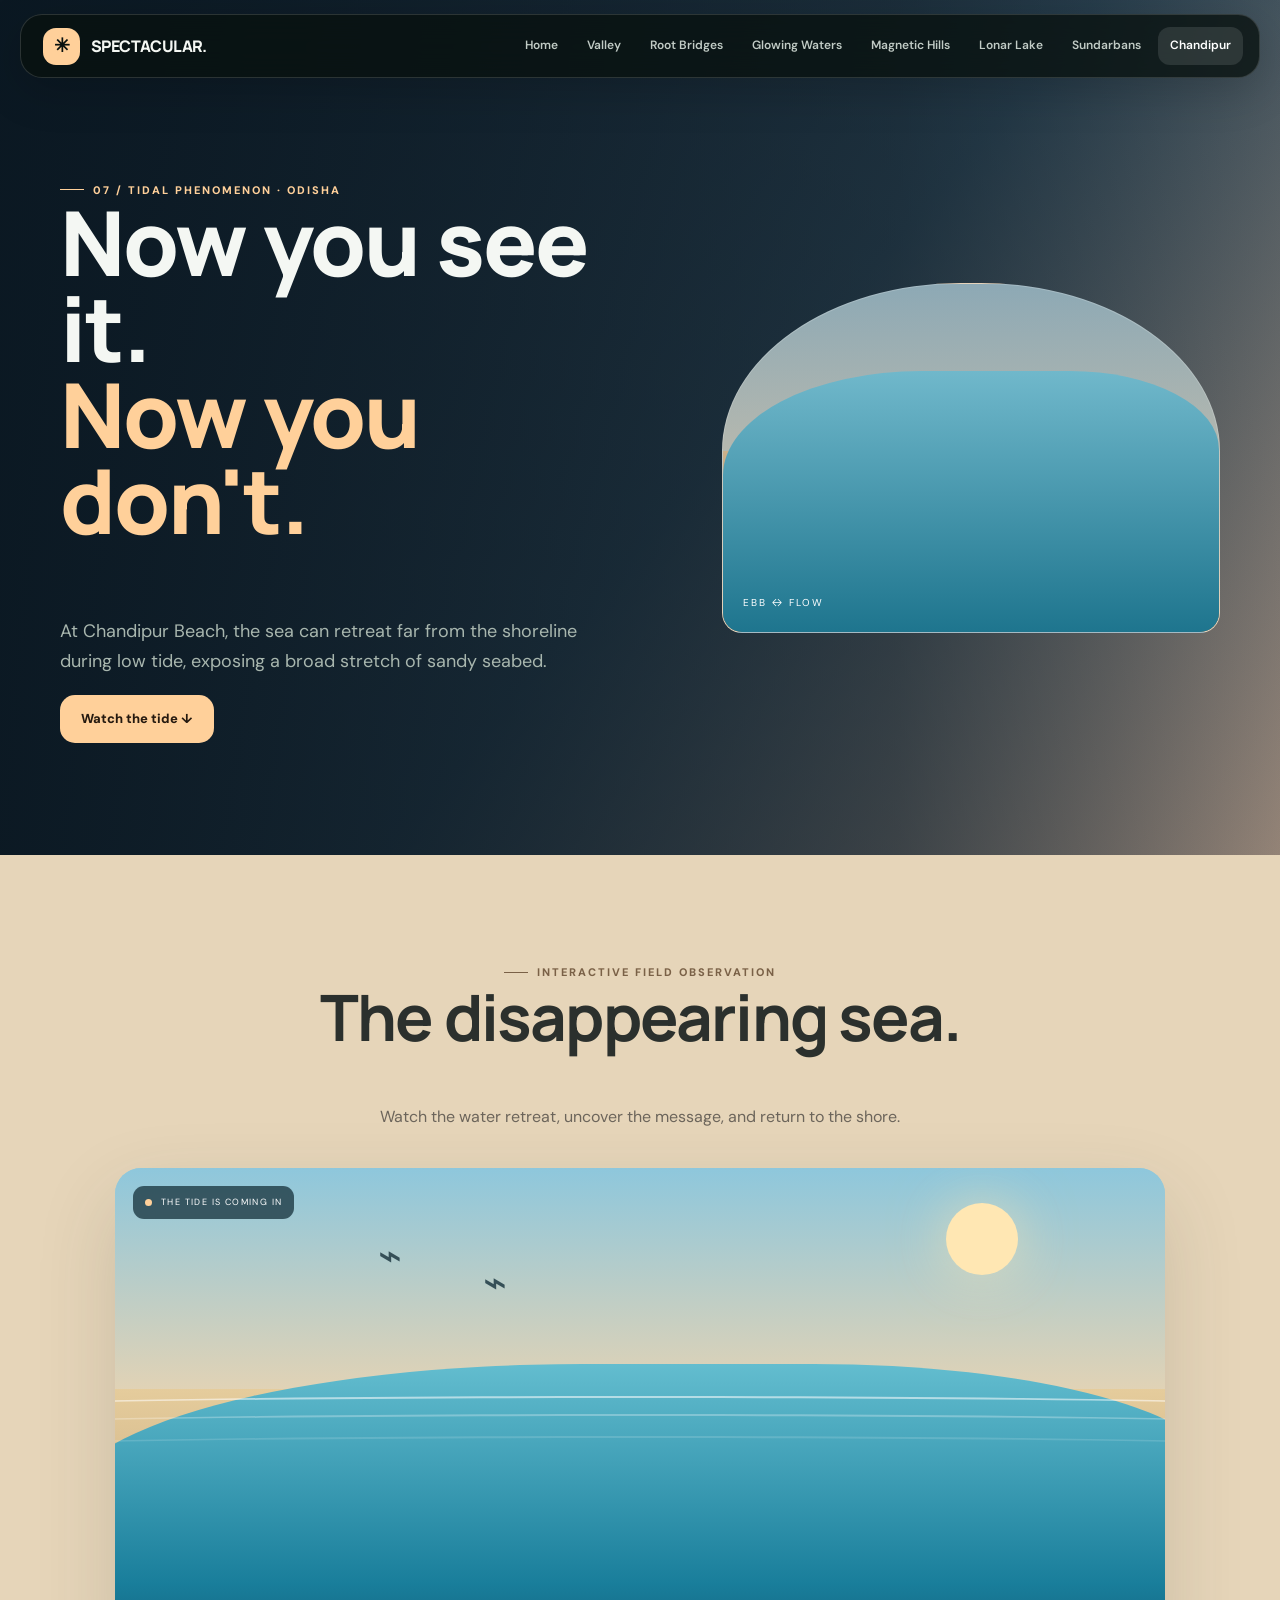
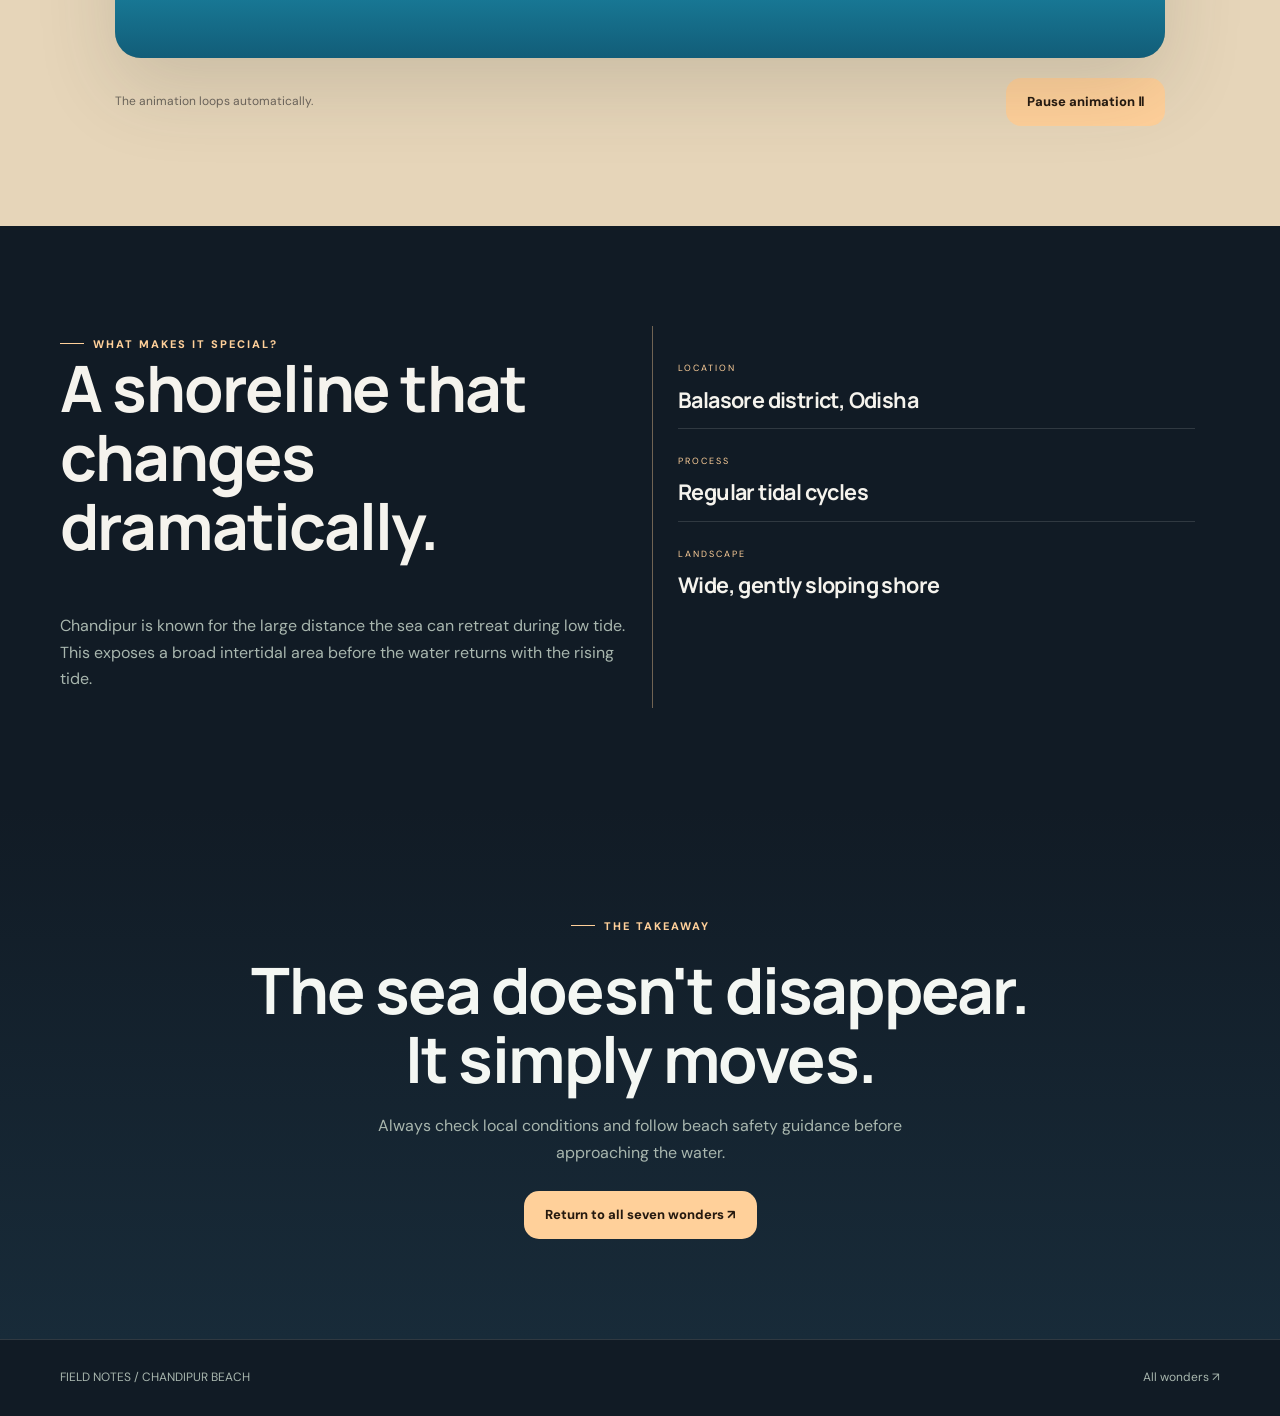
<file: pages/chandipur-beach.html>
<!DOCTYPE html>
<html lang="en">
<head>
<meta charset="UTF-8"><meta name="viewport" content="width=device-width,initial-scale=1">
<title>Chandipur Beach | Spectacular Wonders</title>
<link rel="stylesheet" href="../css/global.css"><link rel="stylesheet" href="../css/chandipur.css">
<script src="../js/global.js" defer></script><script src="../js/chandipur.js" defer></script>
</head>
<body class="chandipur-page">
<div class="progress-bar"></div>
<nav class="site-nav" aria-label="Main navigation">
<a class="brand" href="../index.html"><span class="brand-mark">✳</span><span>SPECTACULAR.</span></a>
<button class="nav-toggle" aria-label="Toggle navigation" aria-expanded="false">☰</button>
<div class="nav-links"><a href="../index.html">Home</a><a href="valley-of-flowers.html">Valley</a><a href="living-root-bridges.html">Root Bridges</a><a href="glowing-waters.html">Glowing Waters</a><a href="magnetic-hills.html">Magnetic Hills</a><a href="lonar-crater-lake.html">Lonar Lake</a><a href="sundarbans.html">Sundarbans</a><a href="chandipur-beach.html">Chandipur</a></div>
</nav>
<main>
<section class="chandipur-hero">
<div class="chandipur-copy"><span class="eyebrow">07 / TIDAL PHENOMENON · ODISHA</span><h1>Now you see it.<br><i>Now you don't.</i></h1><p>At Chandipur Beach, the sea can retreat far from the shoreline during low tide, exposing a broad stretch of sandy seabed.</p><a class="button sand-button" href="#tide-demo">Watch the tide ↓</a></div>
<div class="tide-mini" aria-hidden="true"><div class="mini-sand"></div><div class="mini-water"></div><span>EBB ↔ FLOW</span></div>
</section>
<section class="tide-experience" id="tide-demo">
<div class="tide-heading"><span class="eyebrow">INTERACTIVE FIELD OBSERVATION</span><h2>The disappearing sea.</h2><p>Watch the water retreat, uncover the message, and return to the shore.</p></div>
<div class="tide-stage" id="tide-stage">
<div class="tide-sky"><span class="tide-sun"></span><span class="tide-bird bird-one">⌁</span><span class="tide-bird bird-two">⌁</span></div>
<div class="tide-sand"></div>
<div class="sand-message" aria-live="polite"><span>MESSAGE FOUND</span><strong id="tide-message">THE OCEAN NEVER STANDS STILL.</strong></div>
<div class="tide-water" id="tide-water"><div class="tide-wave wave-one"></div><div class="tide-wave wave-two"></div><div class="tide-wave wave-three"></div></div>
<div class="tide-status"><span class="status-dot"></span><span id="tide-status-text">THE TIDE IS COMING IN</span></div>
</div>
<div class="tide-controls"><p>The animation loops automatically.</p><button class="button sand-button" id="tide-toggle">Pause animation Ⅱ</button></div>
</section>
<section class="section chandipur-science">
<div class="grid-2">
<div class="reveal"><span class="eyebrow">WHAT MAKES IT SPECIAL?</span><h2>A shoreline that changes dramatically.</h2><p>Chandipur is known for the large distance the sea can retreat during low tide. This exposes a broad intertidal area before the water returns with the rising tide.</p></div>
<div class="chandipur-facts reveal"><article><span>LOCATION</span><h3>Balasore district, Odisha</h3></article><article><span>PROCESS</span><h3>Regular tidal cycles</h3></article><article><span>LANDSCAPE</span><h3>Wide, gently sloping shore</h3></article></div>
</div>
</section>
<section class="chandipur-end"><span class="eyebrow">THE TAKEAWAY</span><h2>The sea doesn't disappear.<br>It simply moves.</h2><p>Always check local conditions and follow beach safety guidance before approaching the water.</p><a class="button sand-button" href="../index.html">Return to all seven wonders ↗</a></section>
</main>
<footer class="site-footer"><span>FIELD NOTES / CHANDIPUR BEACH</span><a href="../index.html">All wonders ↗</a></footer>
</body>
</html>
</file>
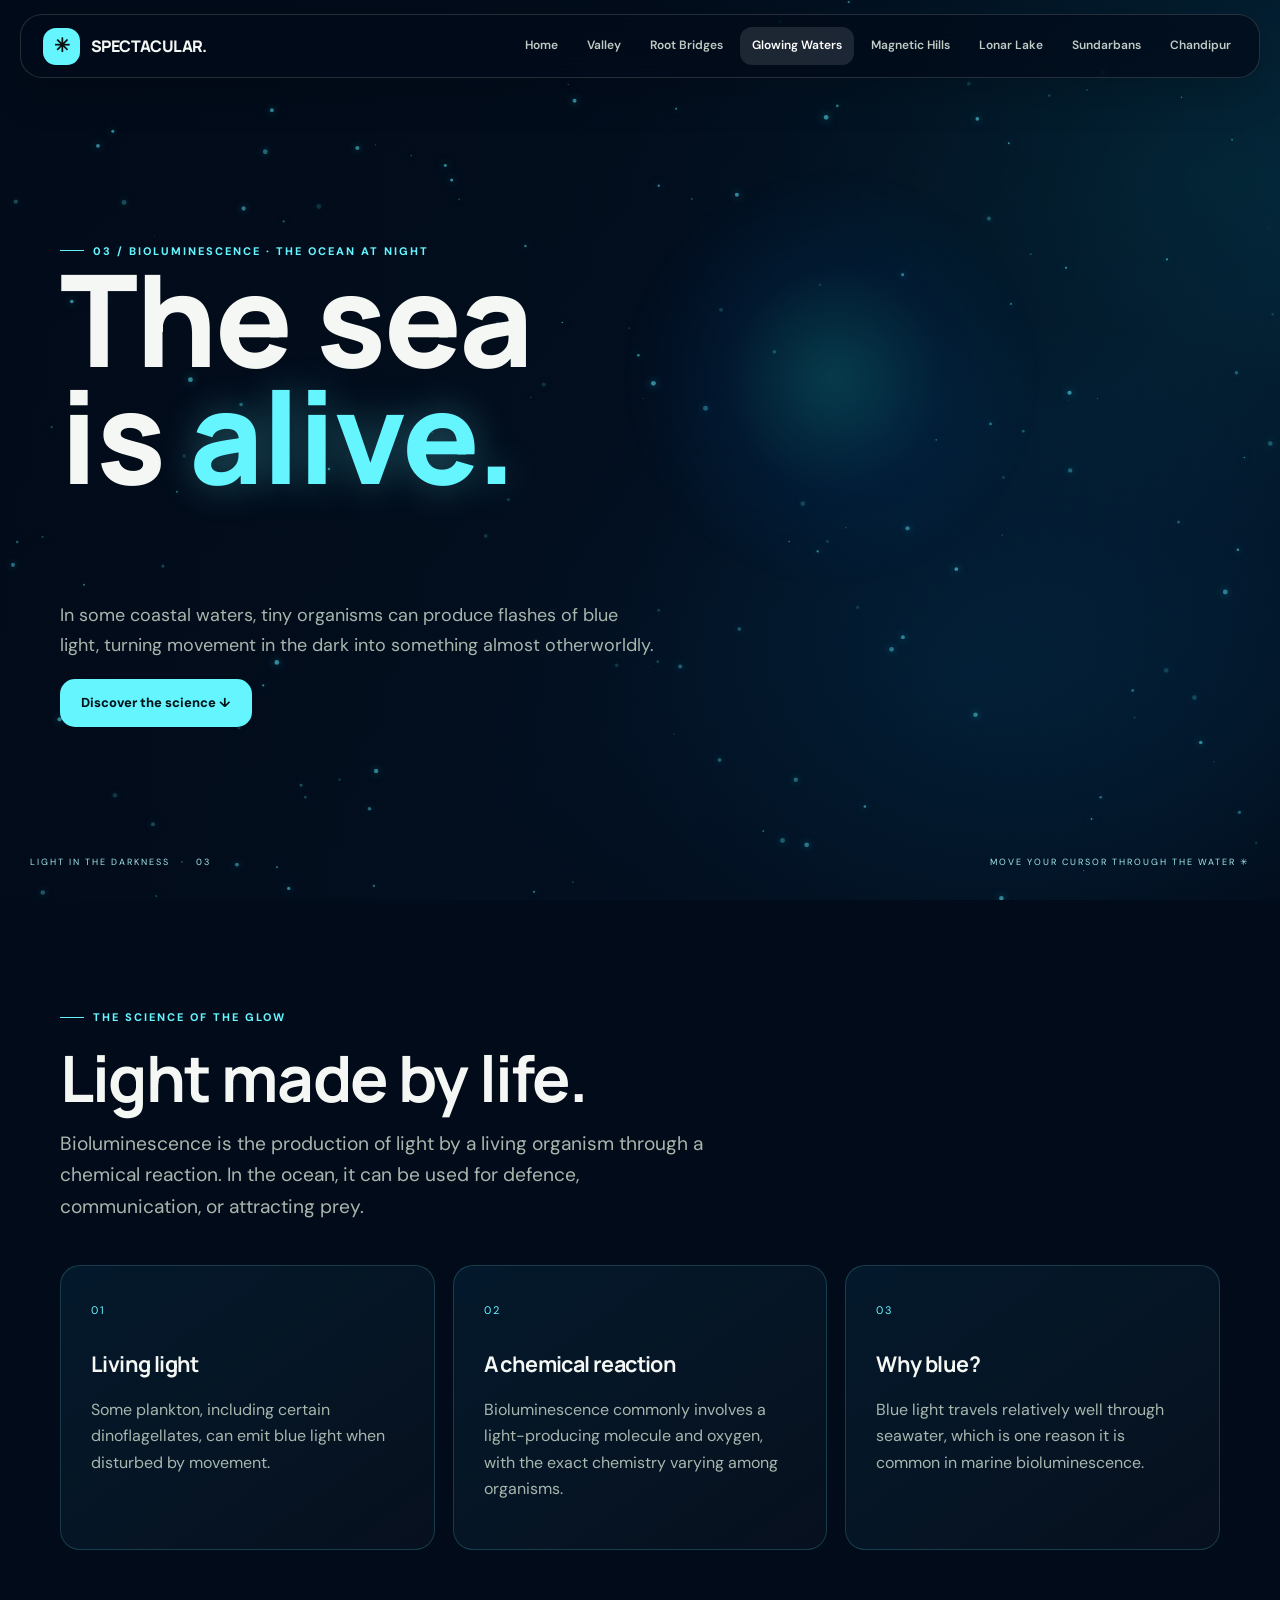
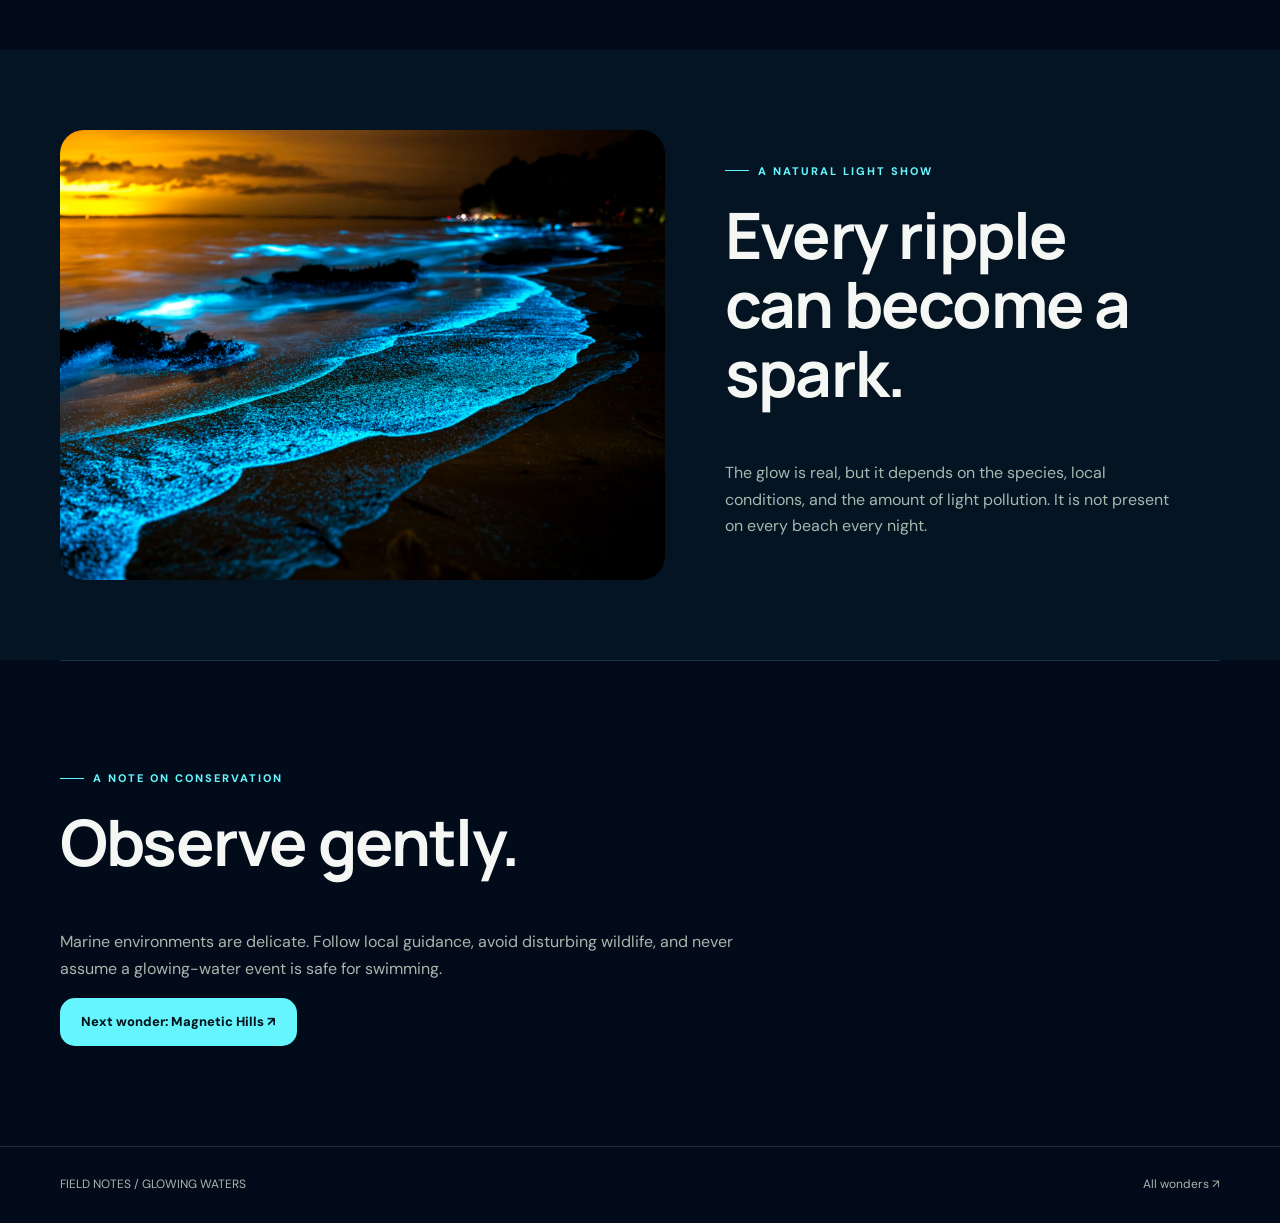
<file: pages/glowing-waters.html>
<!DOCTYPE html>
<html lang="en">
<head>
<meta charset="UTF-8"><meta name="viewport" content="width=device-width,initial-scale=1">
<title>Glowing Waters | Spectacular Wonders</title>
<link rel="stylesheet" href="../css/global.css"><link rel="stylesheet" href="../css/waters.css">
<script src="../js/global.js" defer></script><script src="../js/waters.js" defer></script>
</head>
<body class="waters-page">
<div class="progress-bar"></div>
<nav class="site-nav" aria-label="Main navigation">
<a class="brand" href="../index.html"><span class="brand-mark">✳</span><span>SPECTACULAR.</span></a>
<button class="nav-toggle" aria-label="Toggle navigation" aria-expanded="false">☰</button>
<div class="nav-links"><a href="../index.html">Home</a><a href="valley-of-flowers.html">Valley</a><a href="living-root-bridges.html">Root Bridges</a><a href="glowing-waters.html">Glowing Waters</a><a href="magnetic-hills.html">Magnetic Hills</a><a href="lonar-crater-lake.html">Lonar Lake</a><a href="sundarbans.html">Sundarbans</a><a href="chandipur-beach.html">Chandipur</a></div>
</nav>
<main>
<section class="water-hero" id="water-hero">
<canvas id="water-particles" aria-hidden="true"></canvas>
<div class="water-glow" aria-hidden="true"></div>
<div class="water-content">
<span class="eyebrow">03 / BIOLUMINESCENCE · THE OCEAN AT NIGHT</span>
<h1>The sea<br>is <span>alive.</span></h1>
<p>In some coastal waters, tiny organisms can produce flashes of blue light, turning movement in the dark into something almost otherworldly.</p>
<a class="button water-button" href="#science">Discover the science ↓</a>
</div>
<div class="water-coordinate">LIGHT IN THE DARKNESS <span>·</span> 03</div>
<div class="water-instruction">MOVE YOUR CURSOR THROUGH THE WATER ✳</div>
</section>
<section class="section" id="science">
<div class="section-heading reveal"><span class="eyebrow">THE SCIENCE OF THE GLOW</span><h2>Light made by life.</h2><p class="lead">Bioluminescence is the production of light by a living organism through a chemical reaction. In the ocean, it can be used for defence, communication, or attracting prey.</p></div>
<div class="grid-3">
<article class="water-card reveal"><span class="water-step">01</span><h3>Living light</h3><p>Some plankton, including certain dinoflagellates, can emit blue light when disturbed by movement.</p></article>
<article class="water-card reveal"><span class="water-step">02</span><h3>A chemical reaction</h3><p>Bioluminescence commonly involves a light-producing molecule and oxygen, with the exact chemistry varying among organisms.</p></article>
<article class="water-card reveal"><span class="water-step">03</span><h3>Why blue?</h3><p>Blue light travels relatively well through seawater, which is one reason it is common in marine bioluminescence.</p></article>
</div>
</section>
<section class="water-photo-section">
<img src="../assets/glowing-waters.jpg" alt="Blue bioluminescence in coastal water">
<div><span class="eyebrow">A NATURAL LIGHT SHOW</span><h2>Every ripple<br>can become a spark.</h2><p>The glow is real, but it depends on the species, local conditions, and the amount of light pollution. It is not present on every beach every night.</p></div>
</section>
<section class="section water-note">
<span class="eyebrow">A NOTE ON CONSERVATION</span><h2>Observe gently.</h2>
<p>Marine environments are delicate. Follow local guidance, avoid disturbing wildlife, and never assume a glowing-water event is safe for swimming.</p>
<a class="button water-button" href="magnetic-hills.html">Next wonder: Magnetic Hills ↗</a>
</section>
</main>
<footer class="site-footer"><span>FIELD NOTES / GLOWING WATERS</span><a href="../index.html">All wonders ↗</a></footer>
</body>
</html>
</file>
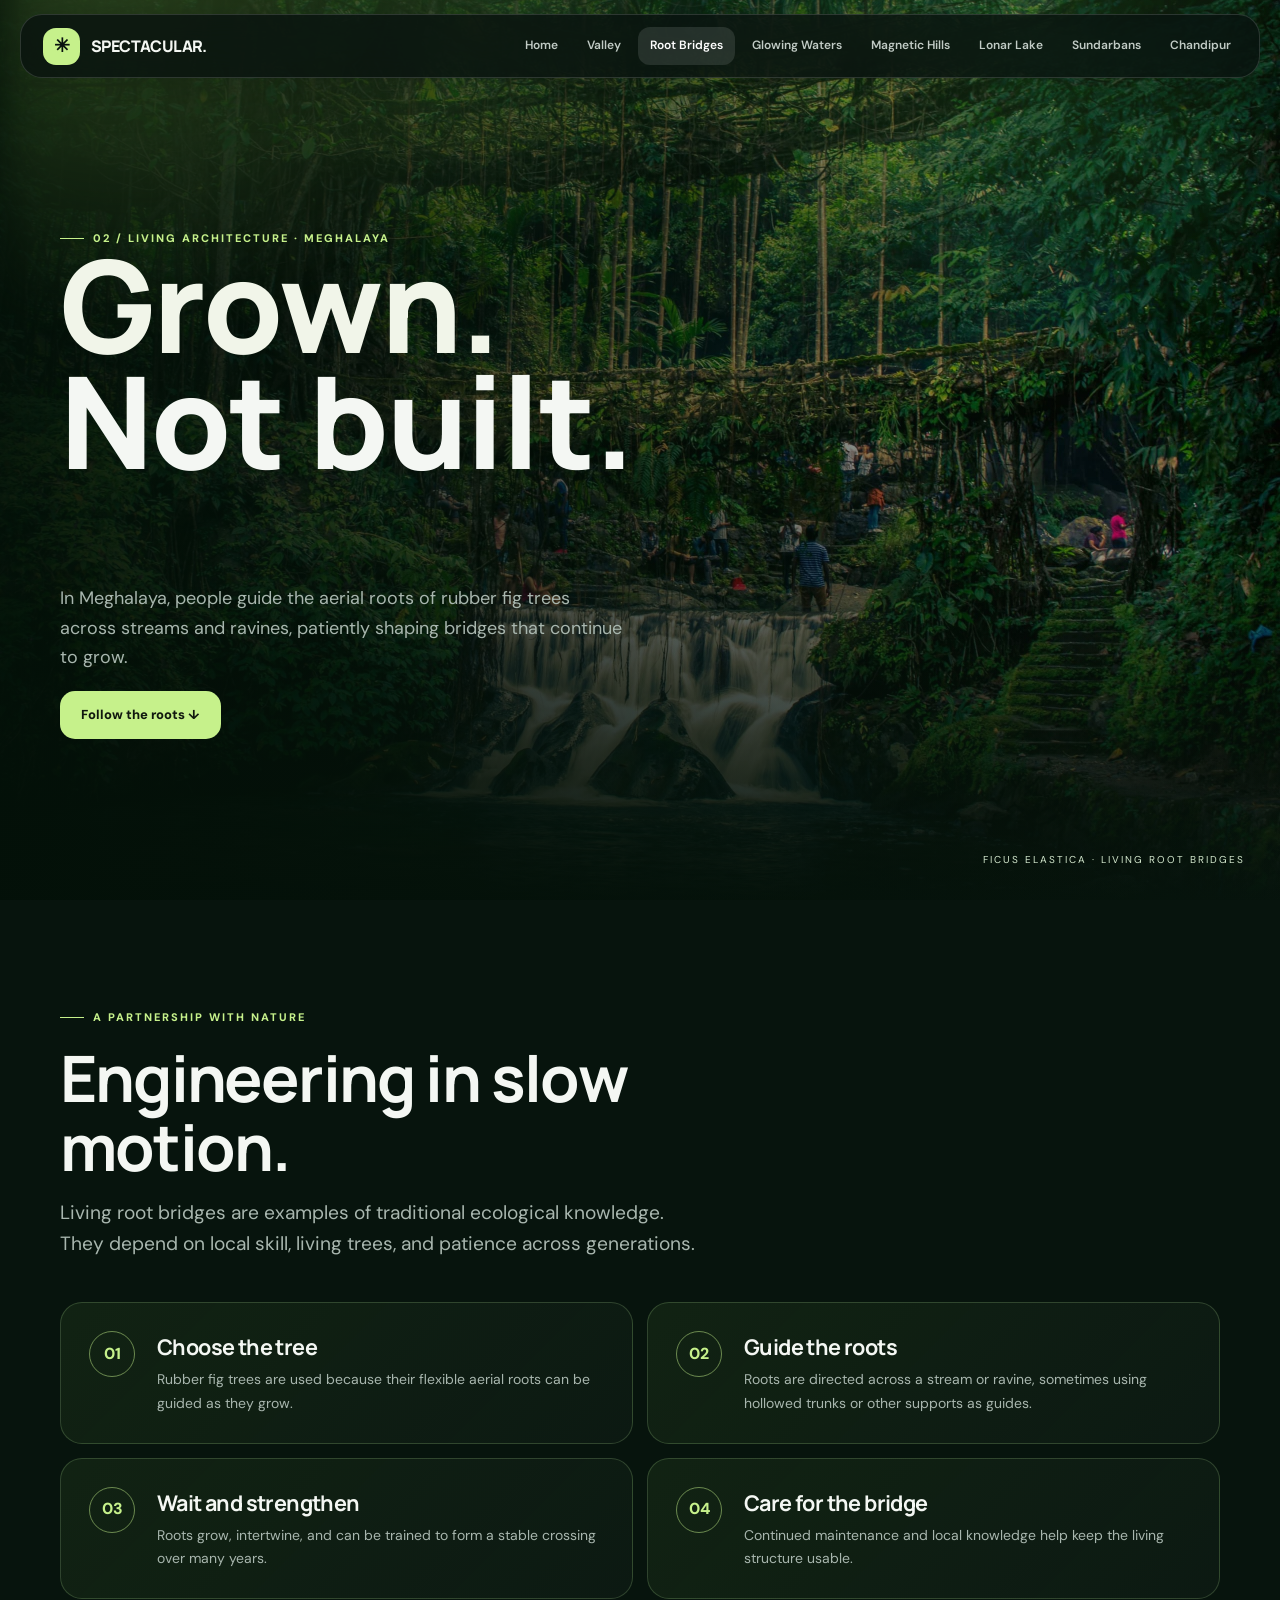
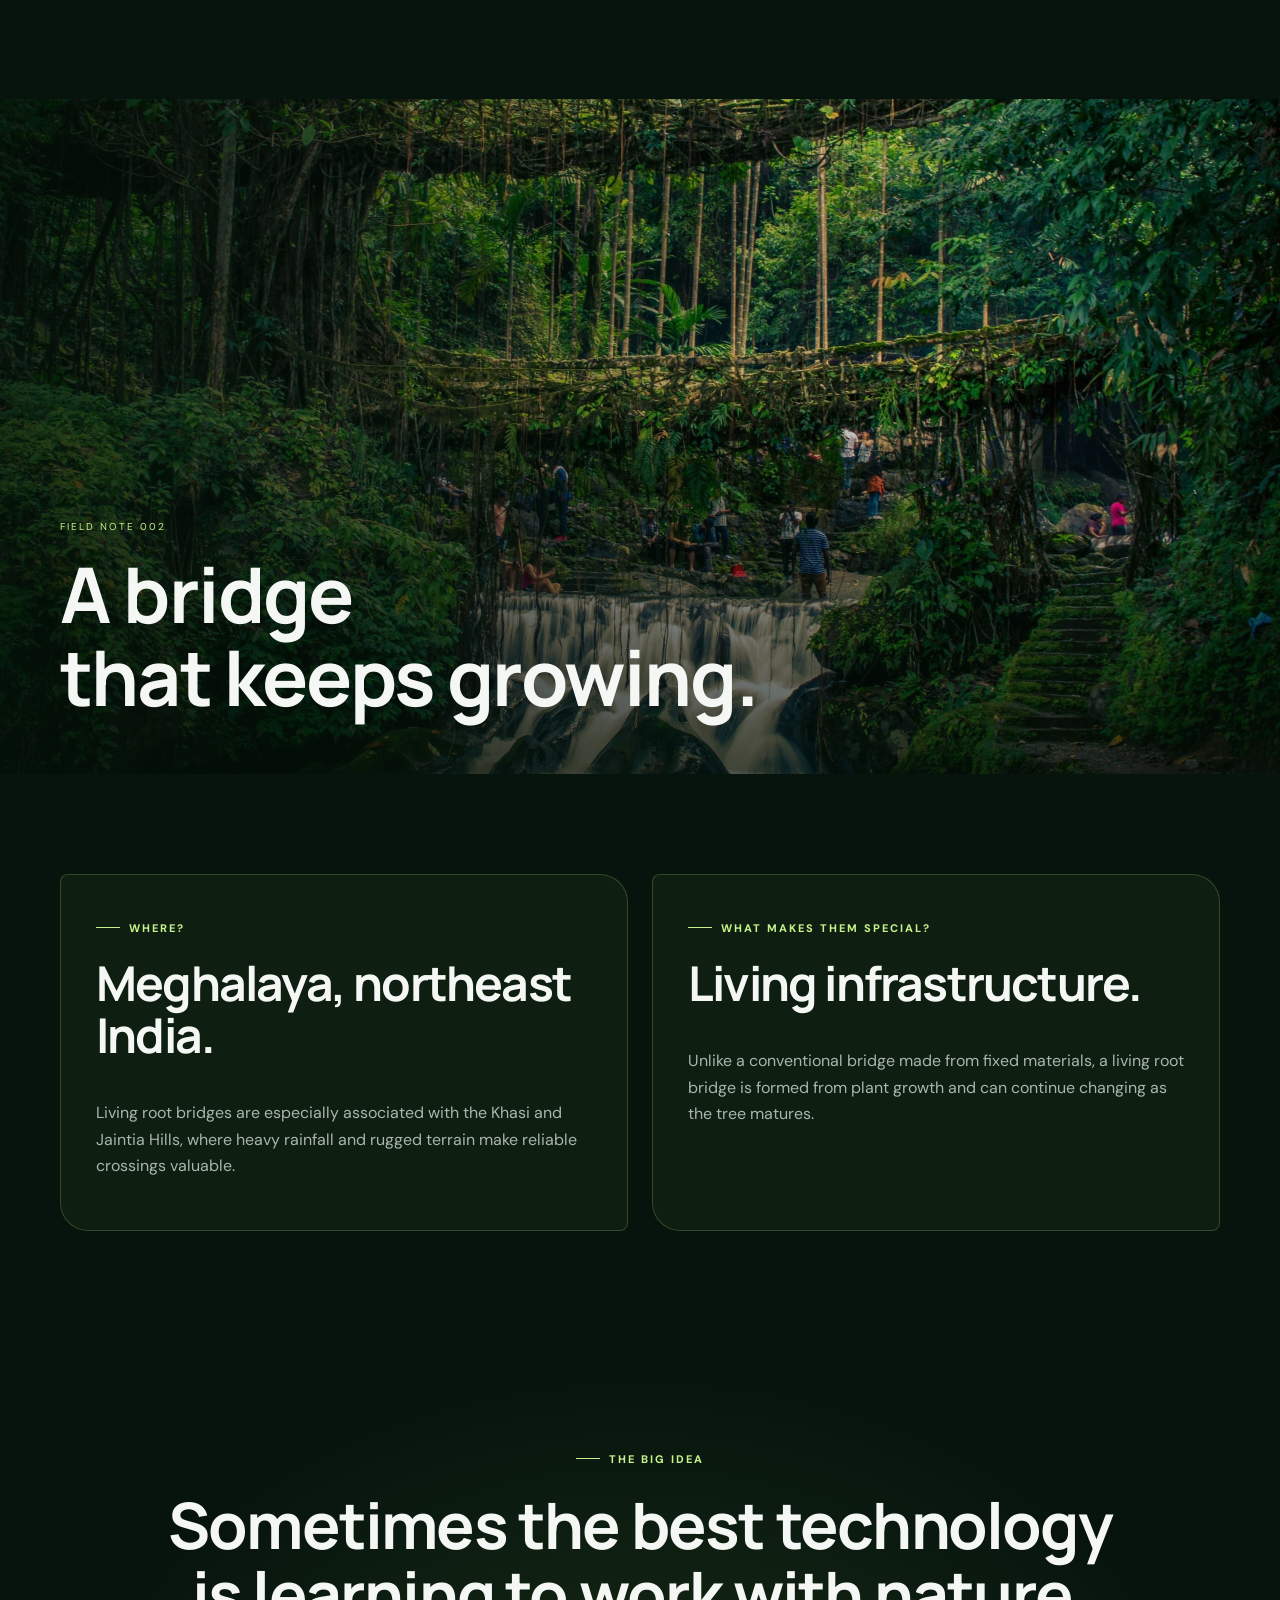
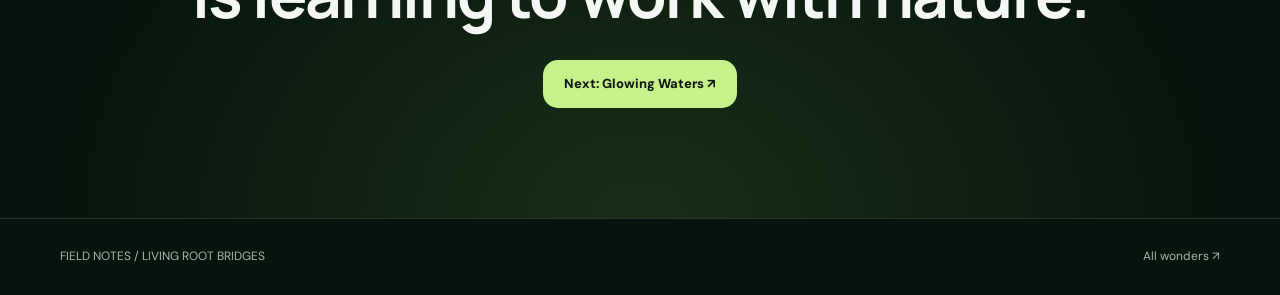
<file: pages/living-root-bridges.html>
<!DOCTYPE html>
<html lang="en">
<head>
<meta charset="UTF-8"><meta name="viewport" content="width=device-width,initial-scale=1">
<title>Living Root Bridges | Spectacular Wonders</title>
<link rel="stylesheet" href="../css/global.css"><link rel="stylesheet" href="../css/roots.css">
<script src="../js/global.js" defer></script>
</head>
<body class="roots-page">
<div class="progress-bar"></div>
<nav class="site-nav" aria-label="Main navigation">
<a class="brand" href="../index.html"><span class="brand-mark">✳</span><span>SPECTACULAR.</span></a>
<button class="nav-toggle" aria-label="Toggle navigation" aria-expanded="false">☰</button>
<div class="nav-links"><a href="../index.html">Home</a><a href="valley-of-flowers.html">Valley</a><a href="living-root-bridges.html">Root Bridges</a><a href="glowing-waters.html">Glowing Waters</a><a href="magnetic-hills.html">Magnetic Hills</a><a href="lonar-crater-lake.html">Lonar Lake</a><a href="sundarbans.html">Sundarbans</a><a href="chandipur-beach.html">Chandipur</a></div>
</nav>
<main>
<section class="roots-hero">
<div class="roots-canopy"></div>
<div class="roots-content">
<span class="eyebrow">02 / LIVING ARCHITECTURE · MEGHALAYA</span>
<h1>Grown.<br>Not built.</h1>
<p>In Meghalaya, people guide the aerial roots of rubber fig trees across streams and ravines, patiently shaping bridges that continue to grow.</p>
<a href="#how-they-grow" class="button roots-button">Follow the roots ↓</a>
</div>
<div class="root-caption">FICUS ELASTICA · LIVING ROOT BRIDGES</div>
</section>
<section class="section" id="how-they-grow">
<div class="section-heading reveal"><span class="eyebrow">A PARTNERSHIP WITH NATURE</span><h2>Engineering in slow motion.</h2><p class="lead">Living root bridges are examples of traditional ecological knowledge. They depend on local skill, living trees, and patience across generations.</p></div>
<div class="root-steps">
<article class="root-step reveal"><span>01</span><div><h3>Choose the tree</h3><p>Rubber fig trees are used because their flexible aerial roots can be guided as they grow.</p></div></article>
<article class="root-step reveal"><span>02</span><div><h3>Guide the roots</h3><p>Roots are directed across a stream or ravine, sometimes using hollowed trunks or other supports as guides.</p></div></article>
<article class="root-step reveal"><span>03</span><div><h3>Wait and strengthen</h3><p>Roots grow, intertwine, and can be trained to form a stable crossing over many years.</p></div></article>
<article class="root-step reveal"><span>04</span><div><h3>Care for the bridge</h3><p>Continued maintenance and local knowledge help keep the living structure usable.</p></div></article>
</div>
</section>
<section class="root-visual">
<img src="../assets/living-roots.jpg" alt="A living root bridge crossing a forest stream">
<div class="root-visual-label"><span>FIELD NOTE 002</span><h2>A bridge<br>that keeps growing.</h2></div>
</section>
<section class="section">
<div class="grid-2">
<div class="root-panel reveal"><span class="eyebrow">WHERE?</span><h2>Meghalaya, northeast India.</h2><p>Living root bridges are especially associated with the Khasi and Jaintia Hills, where heavy rainfall and rugged terrain make reliable crossings valuable.</p></div>
<div class="root-panel reveal"><span class="eyebrow">WHAT MAKES THEM SPECIAL?</span><h2>Living infrastructure.</h2><p>Unlike a conventional bridge made from fixed materials, a living root bridge is formed from plant growth and can continue changing as the tree matures.</p></div>
</div>
</section>
<section class="roots-end"><span class="eyebrow">THE BIG IDEA</span><h2>Sometimes the best technology<br>is learning to work with nature.</h2><a class="button roots-button" href="glowing-waters.html">Next: Glowing Waters ↗</a></section>
</main>
<footer class="site-footer"><span>FIELD NOTES / LIVING ROOT BRIDGES</span><a href="../index.html">All wonders ↗</a></footer>
</body>
</html>
</file>
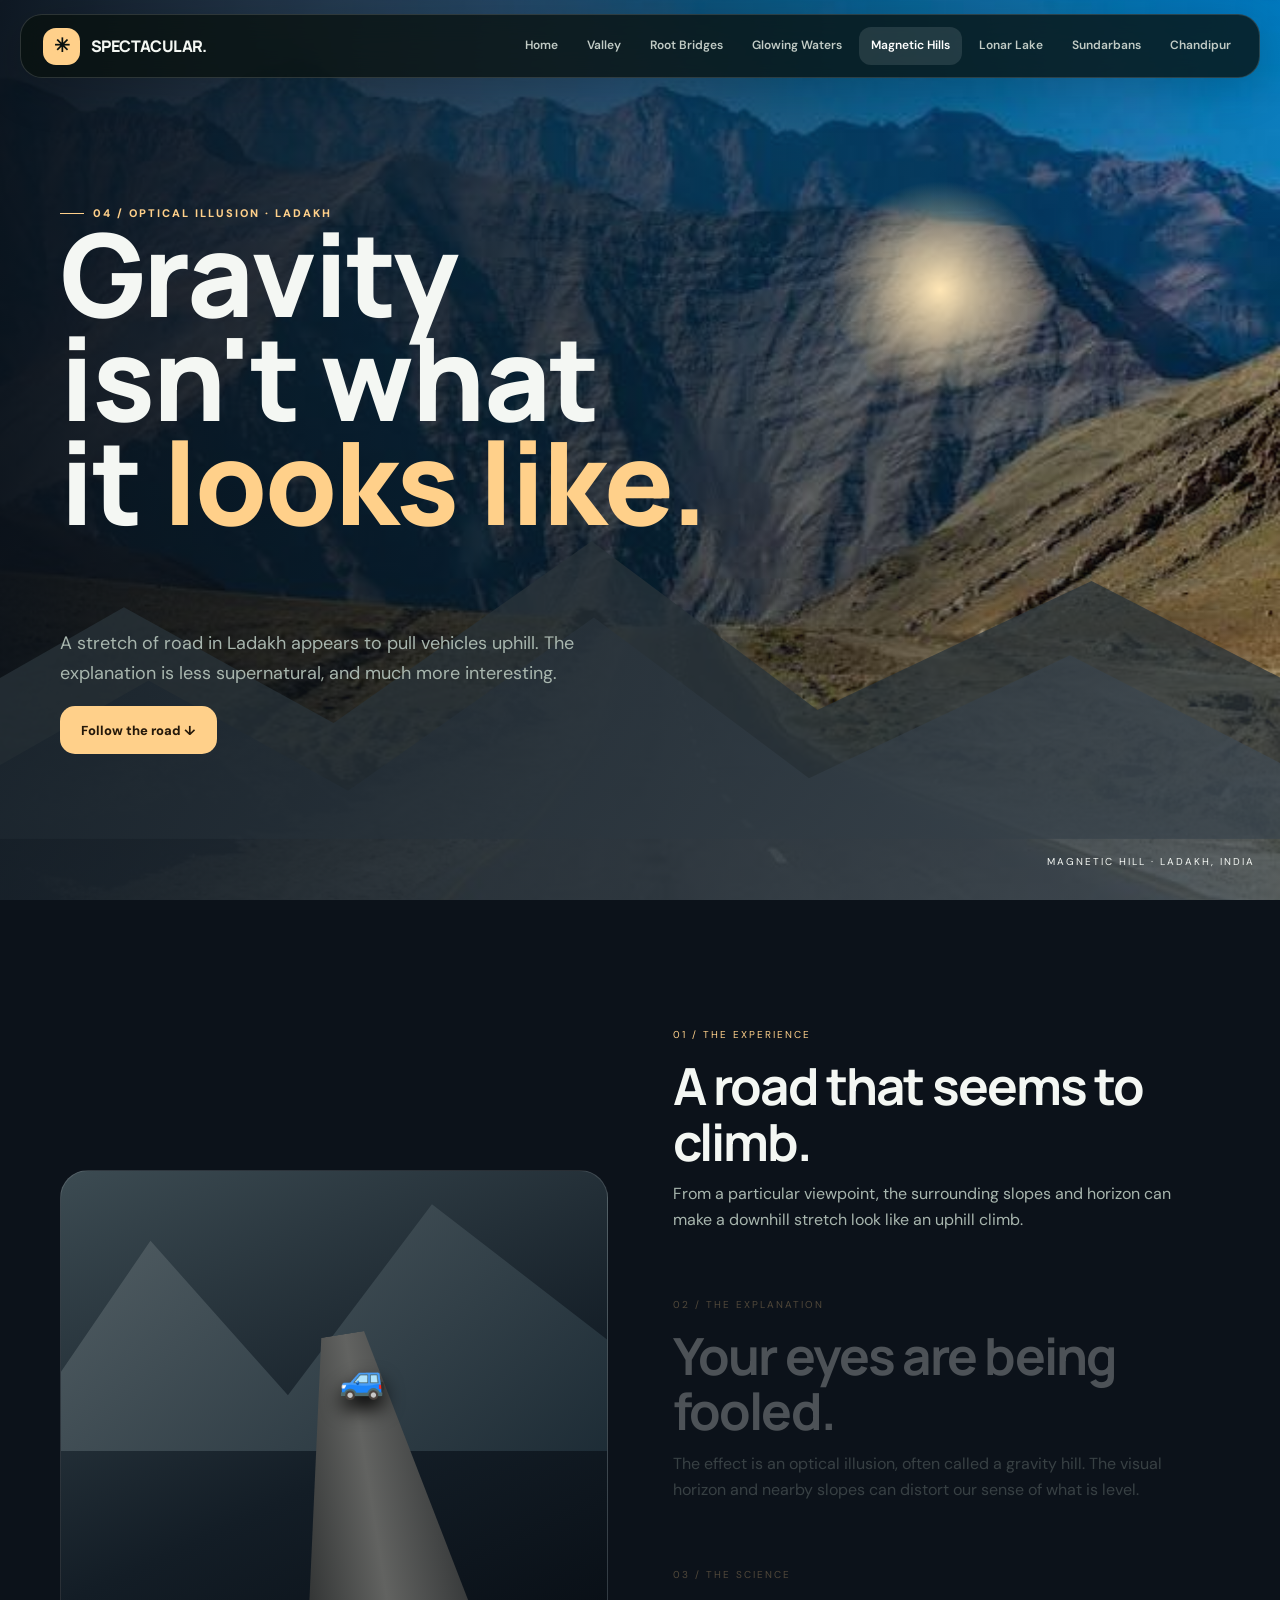
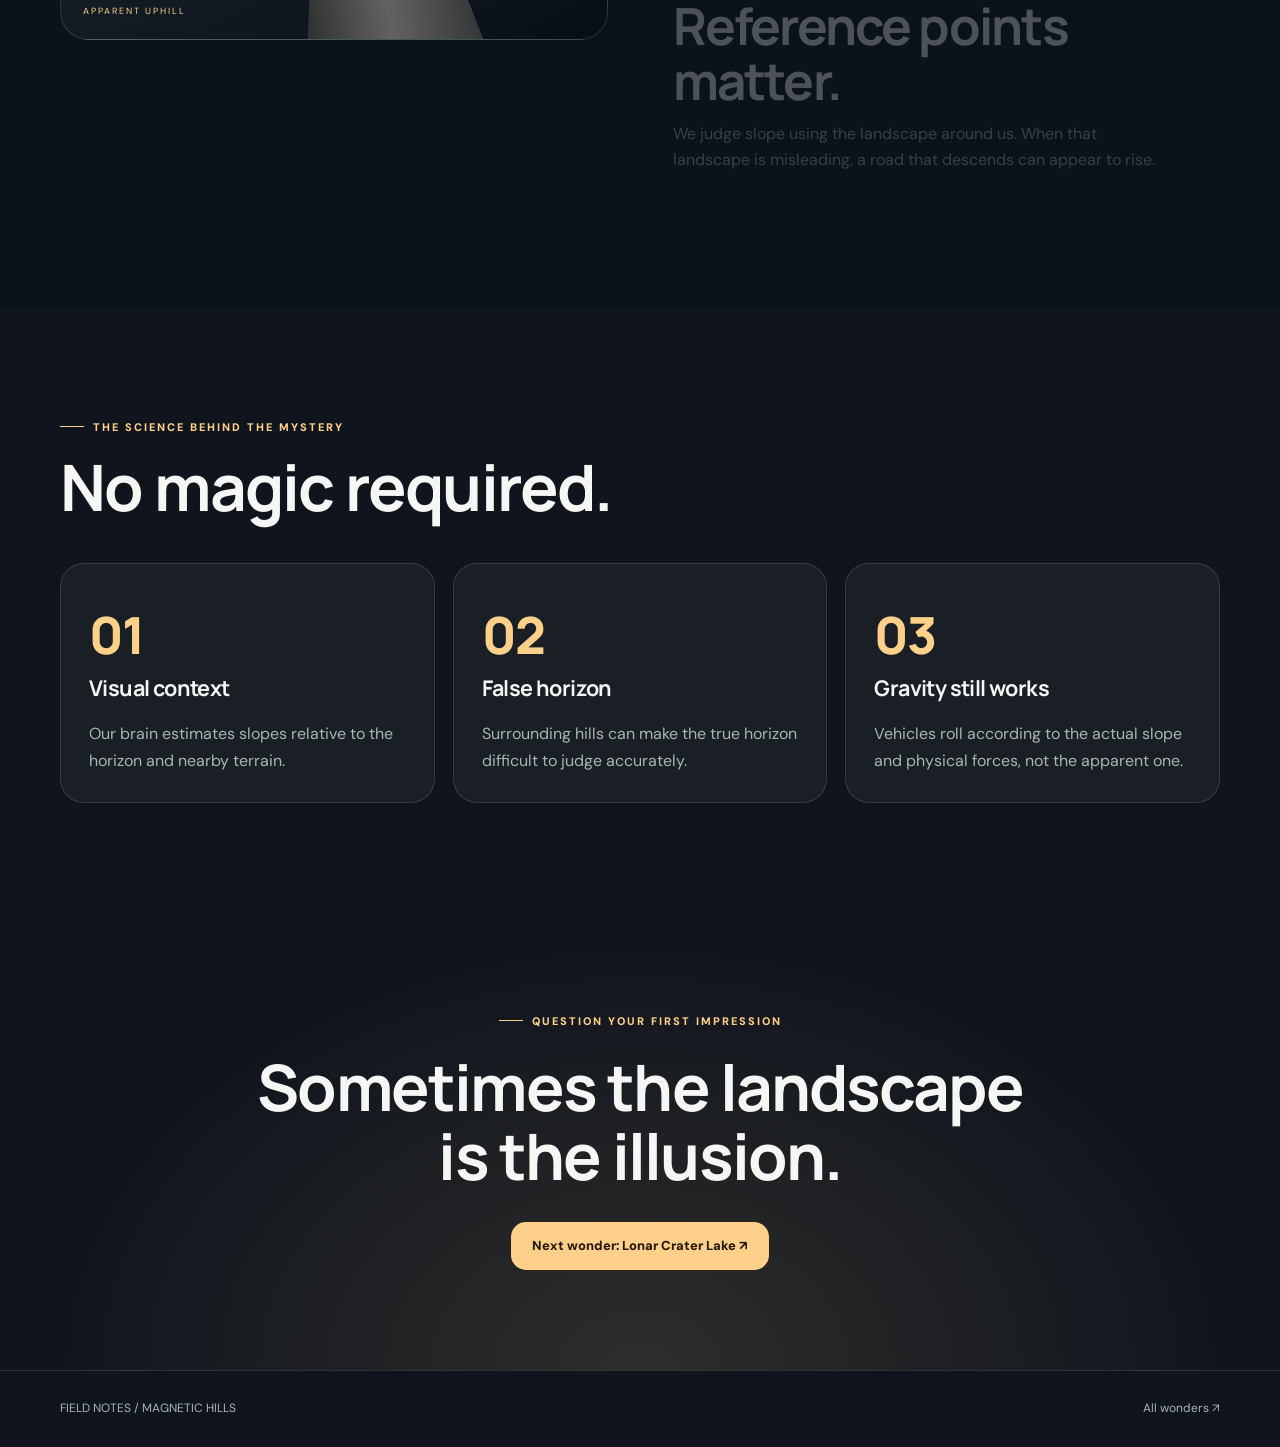
<file: pages/magnetic-hills.html>
<!DOCTYPE html>
<html lang="en">
<head>
<meta charset="UTF-8"><meta name="viewport" content="width=device-width,initial-scale=1">
<title>Magnetic Hills | Spectacular Wonders</title>
<link rel="stylesheet" href="../css/global.css"><link rel="stylesheet" href="../css/magnetic.css">
<script src="../js/global.js" defer></script><script src="../js/magnetic.js" defer></script>
</head>
<body class="magnetic-page">
<div class="progress-bar"></div>
<nav class="site-nav" aria-label="Main navigation">
<a class="brand" href="../index.html"><span class="brand-mark">✳</span><span>SPECTACULAR.</span></a>
<button class="nav-toggle" aria-label="Toggle navigation" aria-expanded="false">☰</button>
<div class="nav-links"><a href="../index.html">Home</a><a href="valley-of-flowers.html">Valley</a><a href="living-root-bridges.html">Root Bridges</a><a href="glowing-waters.html">Glowing Waters</a><a href="magnetic-hills.html">Magnetic Hills</a><a href="lonar-crater-lake.html">Lonar Lake</a><a href="sundarbans.html">Sundarbans</a><a href="chandipur-beach.html">Chandipur</a></div>
</nav>
<main>
<section class="magnetic-hero">
<div class="mountain-sun"></div><div class="mountain-layer mountain-back"></div><div class="mountain-layer mountain-front"></div>
<div class="magnetic-copy">
<span class="eyebrow">04 / OPTICAL ILLUSION · LADAKH</span>
<h1>Gravity<br>isn't what<br>it <i>looks like.</i></h1>
<p>A stretch of road in Ladakh appears to pull vehicles uphill. The explanation is less supernatural, and much more interesting.</p>
<a class="button magnetic-button" href="#illusion">Follow the road ↓</a>
</div>
<div class="road-label">MAGNETIC HILL · LADAKH, INDIA</div>
</section>
<section class="magnetic-scroll" id="illusion">
<div class="section magnetic-sticky">
<div class="magnetic-scroll-visual"><div class="fake-road"></div><div class="road-car">🚙</div><span class="road-mark">APPARENT UPHILL</span></div>
<div class="magnetic-scroll-copy">
<article class="magnetic-chapter active"><span>01 / THE EXPERIENCE</span><h2>A road that seems to climb.</h2><p>From a particular viewpoint, the surrounding slopes and horizon can make a downhill stretch look like an uphill climb.</p></article>
<article class="magnetic-chapter"><span>02 / THE EXPLANATION</span><h2>Your eyes are being fooled.</h2><p>The effect is an optical illusion, often called a gravity hill. The visual horizon and nearby slopes can distort our sense of what is level.</p></article>
<article class="magnetic-chapter"><span>03 / THE SCIENCE</span><h2>Reference points matter.</h2><p>We judge slope using the landscape around us. When that landscape is misleading, a road that descends can appear to rise.</p></article>
</div>
</div>
</section>
<section class="section magnetic-facts">
<div class="section-heading reveal"><span class="eyebrow">THE SCIENCE BEHIND THE MYSTERY</span><h2>No magic required.</h2></div>
<div class="grid-3">
<article class="panel reveal"><span class="fact-number">01</span><h3>Visual context</h3><p>Our brain estimates slopes relative to the horizon and nearby terrain.</p></article>
<article class="panel reveal"><span class="fact-number">02</span><h3>False horizon</h3><p>Surrounding hills can make the true horizon difficult to judge accurately.</p></article>
<article class="panel reveal"><span class="fact-number">03</span><h3>Gravity still works</h3><p>Vehicles roll according to the actual slope and physical forces, not the apparent one.</p></article>
</div>
</section>
<section class="magnetic-outro"><span class="eyebrow">QUESTION YOUR FIRST IMPRESSION</span><h2>Sometimes the landscape<br>is the illusion.</h2><a class="button magnetic-button" href="lonar-crater-lake.html">Next wonder: Lonar Crater Lake ↗</a></section>
</main>
<footer class="site-footer"><span>FIELD NOTES / MAGNETIC HILLS</span><a href="../index.html">All wonders ↗</a></footer>
</body>
</html>
</file>
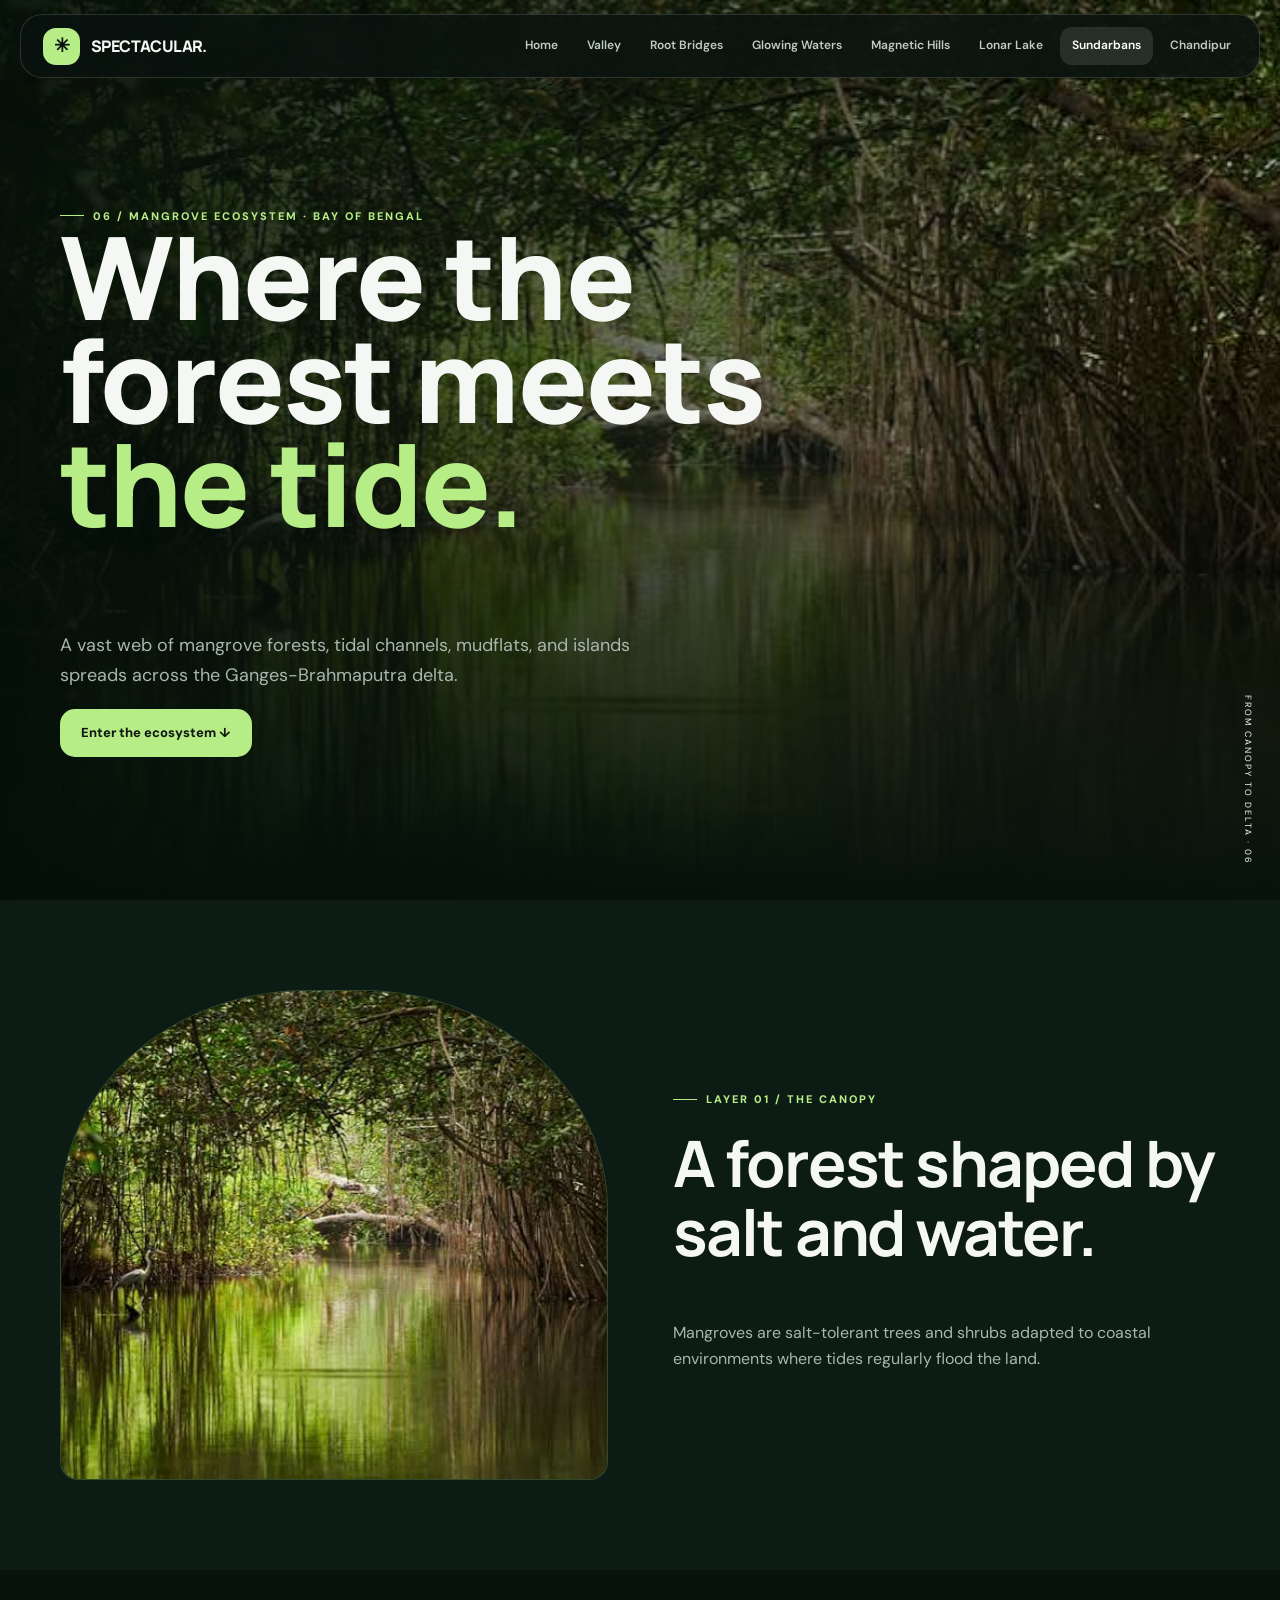
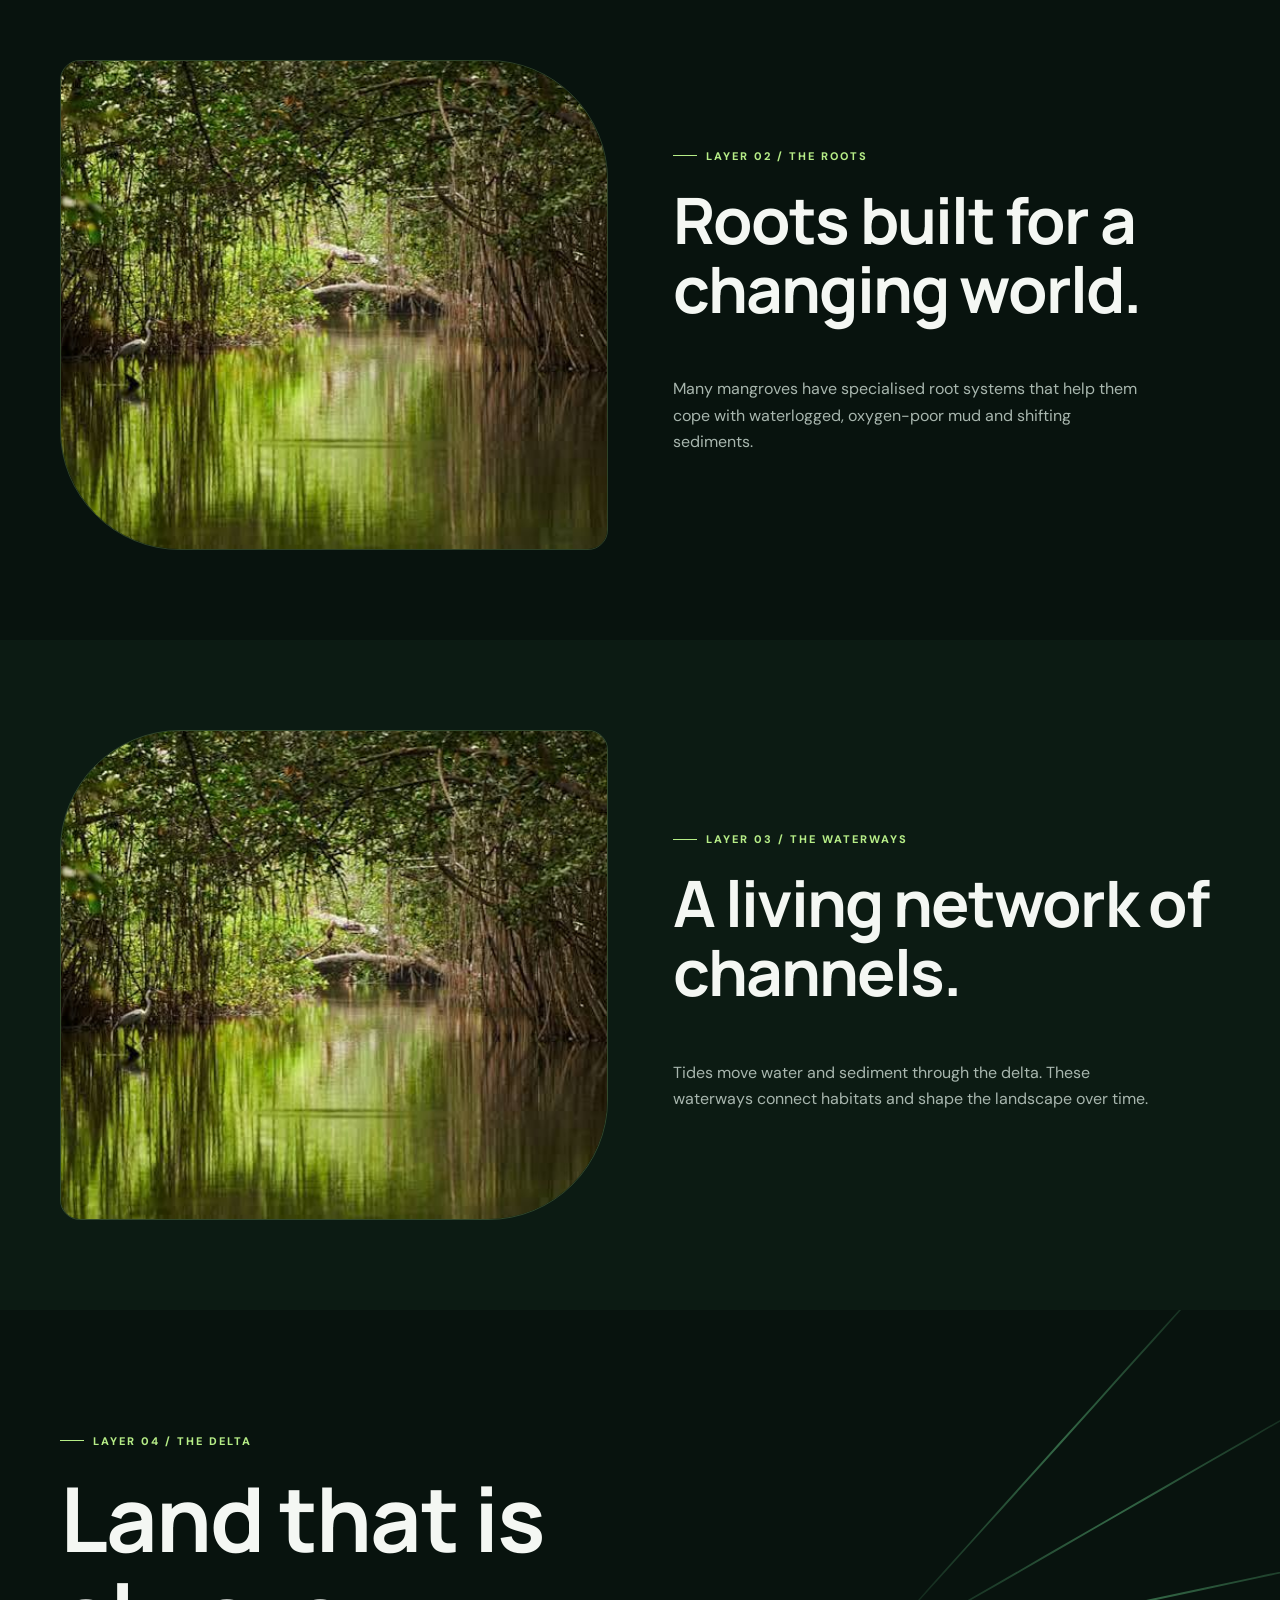
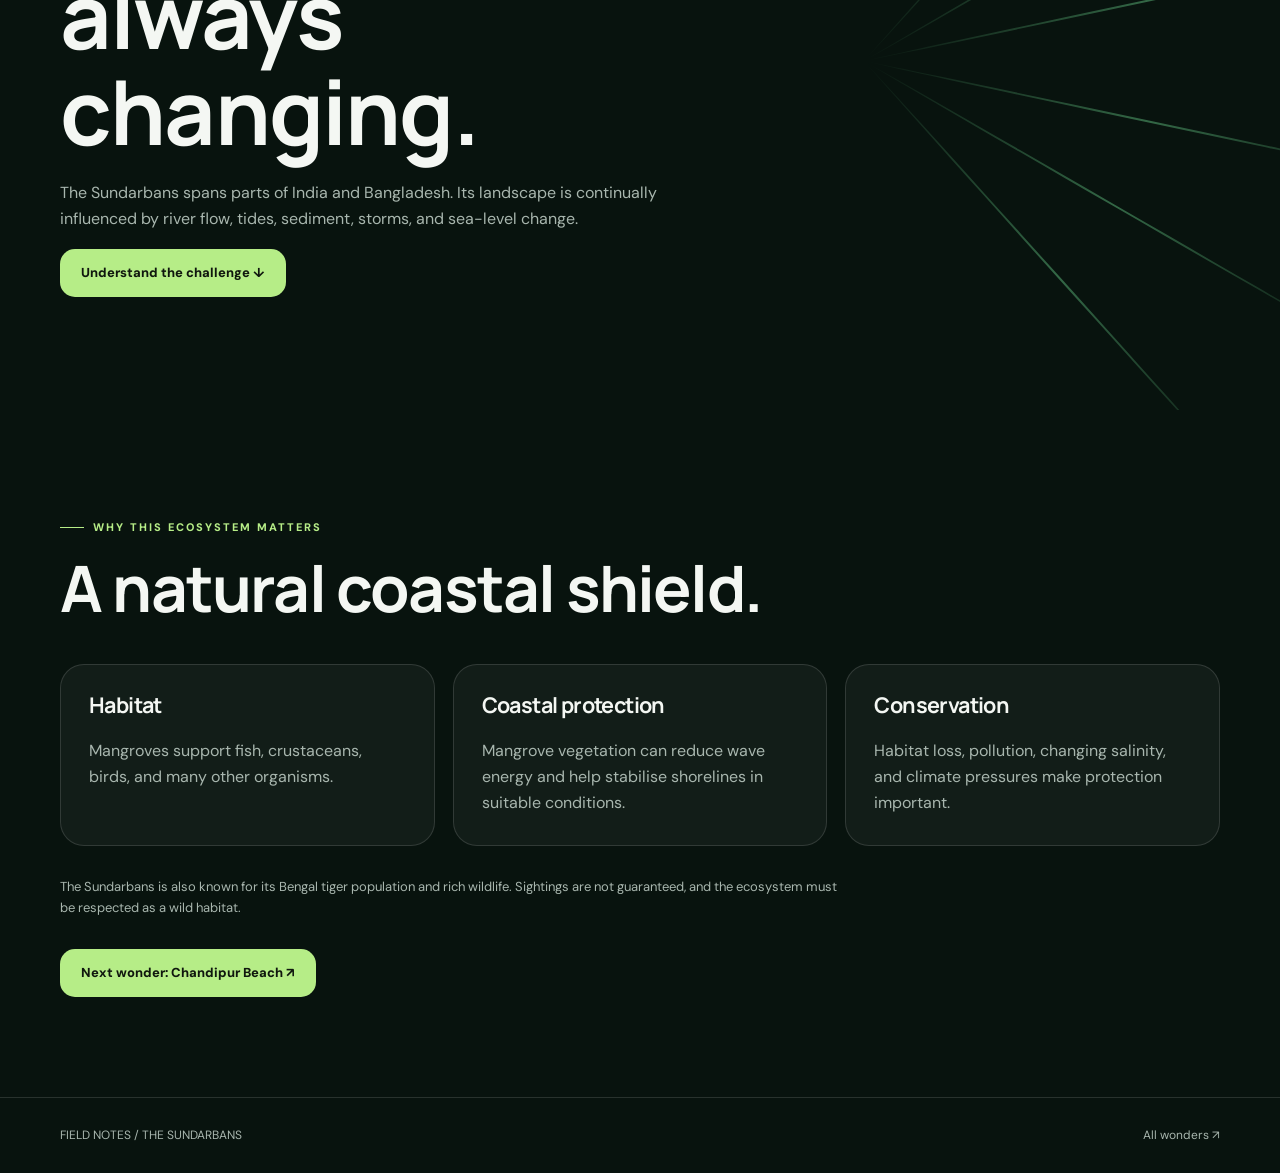
<file: pages/sundarbans.html>
<!DOCTYPE html>
<html lang="en">
<head>
<meta charset="UTF-8"><meta name="viewport" content="width=device-width,initial-scale=1">
<title>The Sundarbans | Spectacular Wonders</title>
<link rel="stylesheet" href="../css/global.css"><link rel="stylesheet" href="../css/sundarbans.css">
<script src="../js/global.js" defer></script><script src="../js/sundarbans.js" defer></script>
</head>
<body class="sundarbans-page">
<div class="progress-bar"></div>
<nav class="site-nav" aria-label="Main navigation">
<a class="brand" href="../index.html"><span class="brand-mark">✳</span><span>SPECTACULAR.</span></a>
<button class="nav-toggle" aria-label="Toggle navigation" aria-expanded="false">☰</button>
<div class="nav-links"><a href="../index.html">Home</a><a href="valley-of-flowers.html">Valley</a><a href="living-root-bridges.html">Root Bridges</a><a href="glowing-waters.html">Glowing Waters</a><a href="magnetic-hills.html">Magnetic Hills</a><a href="lonar-crater-lake.html">Lonar Lake</a><a href="sundarbans.html">Sundarbans</a><a href="chandipur-beach.html">Chandipur</a></div>
</nav>
<main>
<section class="sundar-hero">
<img src="../assets/sundarbans.jpg" alt="Mangrove forest and winding waterways" class="sundar-hero-img">
<div class="sundar-hero-copy"><span class="eyebrow">06 / MANGROVE ECOSYSTEM · BAY OF BENGAL</span><h1>Where the<br>forest meets<br><i>the tide.</i></h1><p>A vast web of mangrove forests, tidal channels, mudflats, and islands spreads across the Ganges-Brahmaputra delta.</p><a class="button sundar-button" href="#canopy">Enter the ecosystem ↓</a></div>
<div class="sundar-vertical-label">FROM CANOPY TO DELTA · 06</div>
</section>
<section class="sundar-layer canopy-layer" id="canopy">
<div class="sundar-layer-image"><img src="../assets/sundarbans.jpg" alt="Dense mangrove canopy"></div>
<div class="sundar-layer-copy reveal"><span class="eyebrow">LAYER 01 / THE CANOPY</span><h2>A forest shaped by salt and water.</h2><p>Mangroves are salt-tolerant trees and shrubs adapted to coastal environments where tides regularly flood the land.</p></div>
</section>
<section class="sundar-layer roots-layer">
<div class="sundar-layer-image"><img src="../assets/sundarbans.jpg" alt="Mangrove roots along a tidal channel"></div>
<div class="sundar-layer-copy reveal"><span class="eyebrow">LAYER 02 / THE ROOTS</span><h2>Roots built for a changing world.</h2><p>Many mangroves have specialised root systems that help them cope with waterlogged, oxygen-poor mud and shifting sediments.</p></div>
</section>
<section class="sundar-layer water-layer">
<div class="sundar-layer-image"><img src="../assets/sundarbans.jpg" alt="Waterways winding through mangrove forest"></div>
<div class="sundar-layer-copy reveal"><span class="eyebrow">LAYER 03 / THE WATERWAYS</span><h2>A living network of channels.</h2><p>Tides move water and sediment through the delta. These waterways connect habitats and shape the landscape over time.</p></div>
</section>
<section class="sundar-delta">
<div class="delta-art" aria-hidden="true"><span></span><span></span><span></span><span></span><span></span><span></span></div>
<div class="delta-copy"><span class="eyebrow">LAYER 04 / THE DELTA</span><h2>Land that is<br>always changing.</h2><p>The Sundarbans spans parts of India and Bangladesh. Its landscape is continually influenced by river flow, tides, sediment, storms, and sea-level change.</p><a class="button sundar-button" href="#protection">Understand the challenge ↓</a></div>
</section>
<section class="section" id="protection">
<div class="section-heading reveal"><span class="eyebrow">WHY THIS ECOSYSTEM MATTERS</span><h2>A natural coastal shield.</h2></div>
<div class="grid-3">
<article class="panel reveal"><h3>Habitat</h3><p>Mangroves support fish, crustaceans, birds, and many other organisms.</p></article>
<article class="panel reveal"><h3>Coastal protection</h3><p>Mangrove vegetation can reduce wave energy and help stabilise shorelines in suitable conditions.</p></article>
<article class="panel reveal"><h3>Conservation</h3><p>Habitat loss, pollution, changing salinity, and climate pressures make protection important.</p></article>
</div>
<p class="sundar-footnote">The Sundarbans is also known for its Bengal tiger population and rich wildlife. Sightings are not guaranteed, and the ecosystem must be respected as a wild habitat.</p>
<a class="button sundar-button" href="chandipur-beach.html">Next wonder: Chandipur Beach ↗</a>
</section>
</main>
<footer class="site-footer"><span>FIELD NOTES / THE SUNDARBANS</span><a href="../index.html">All wonders ↗</a></footer>
</body>
</html>
</file>
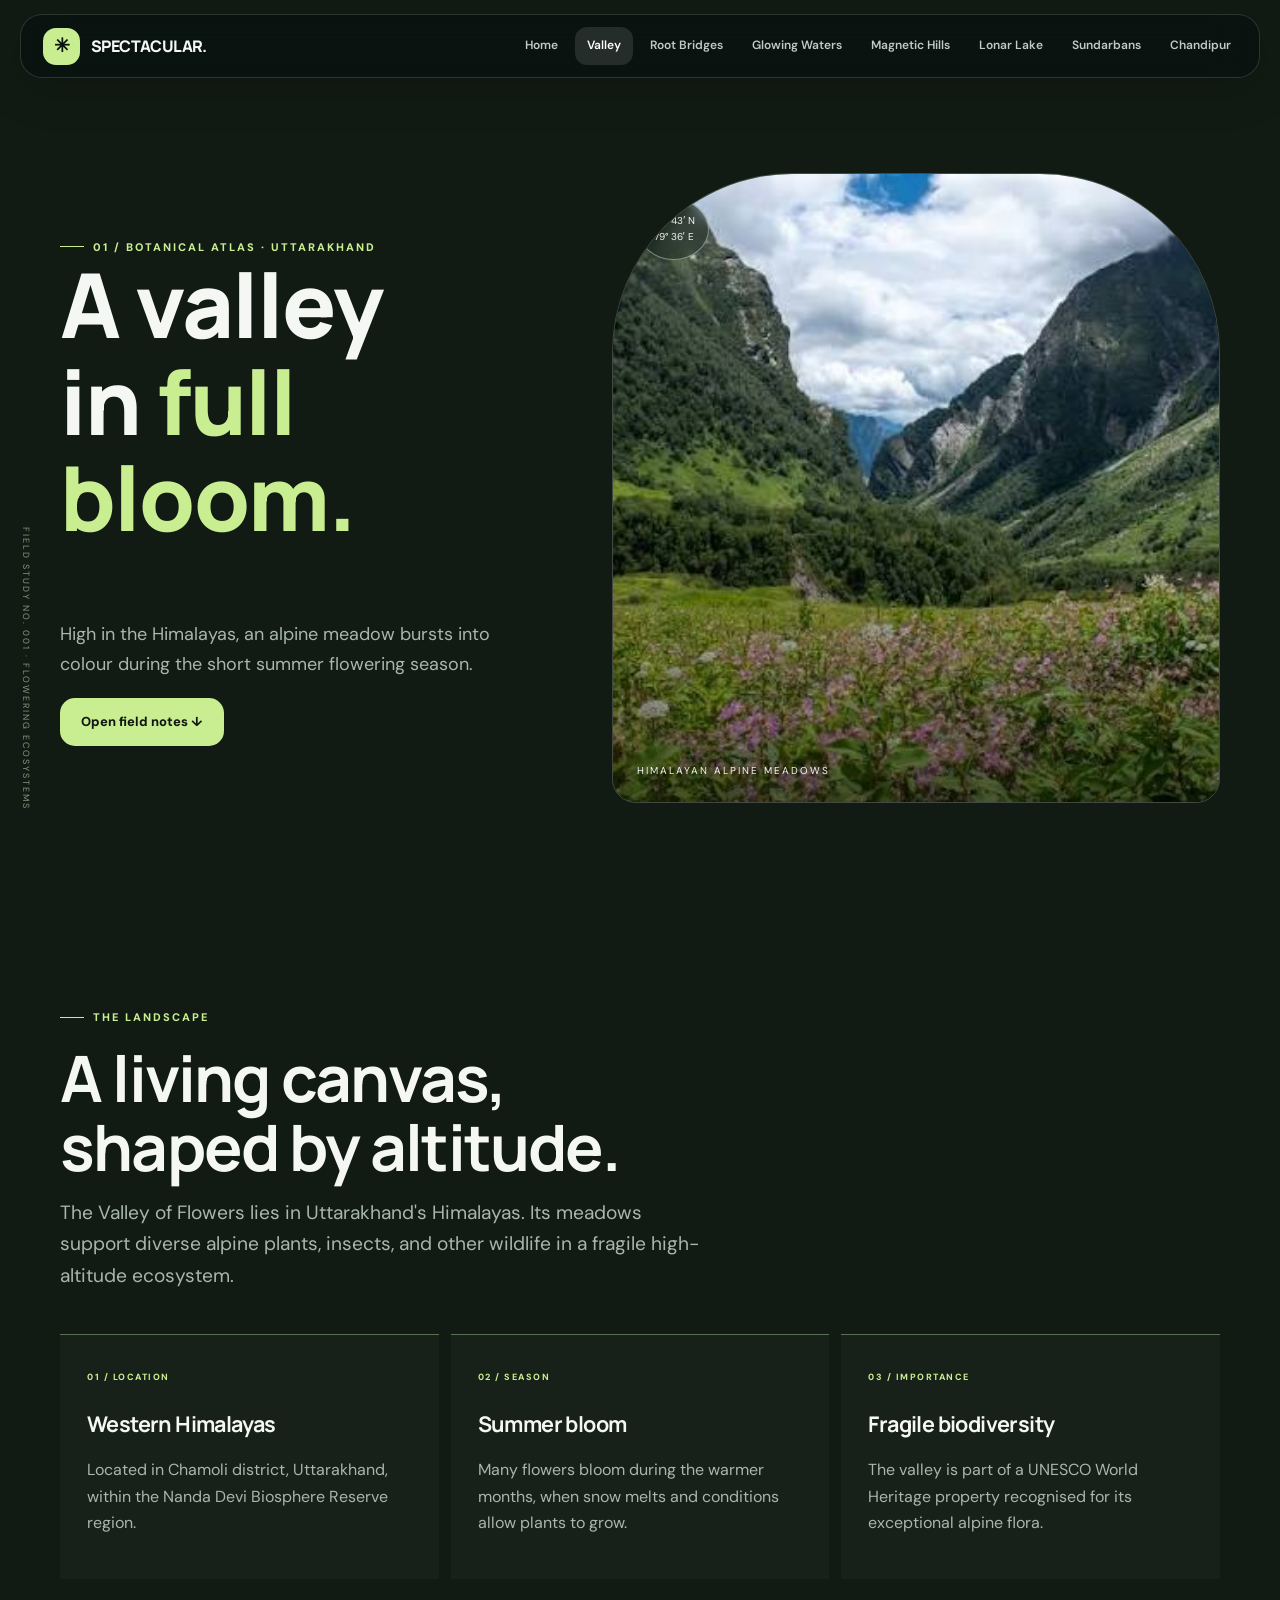
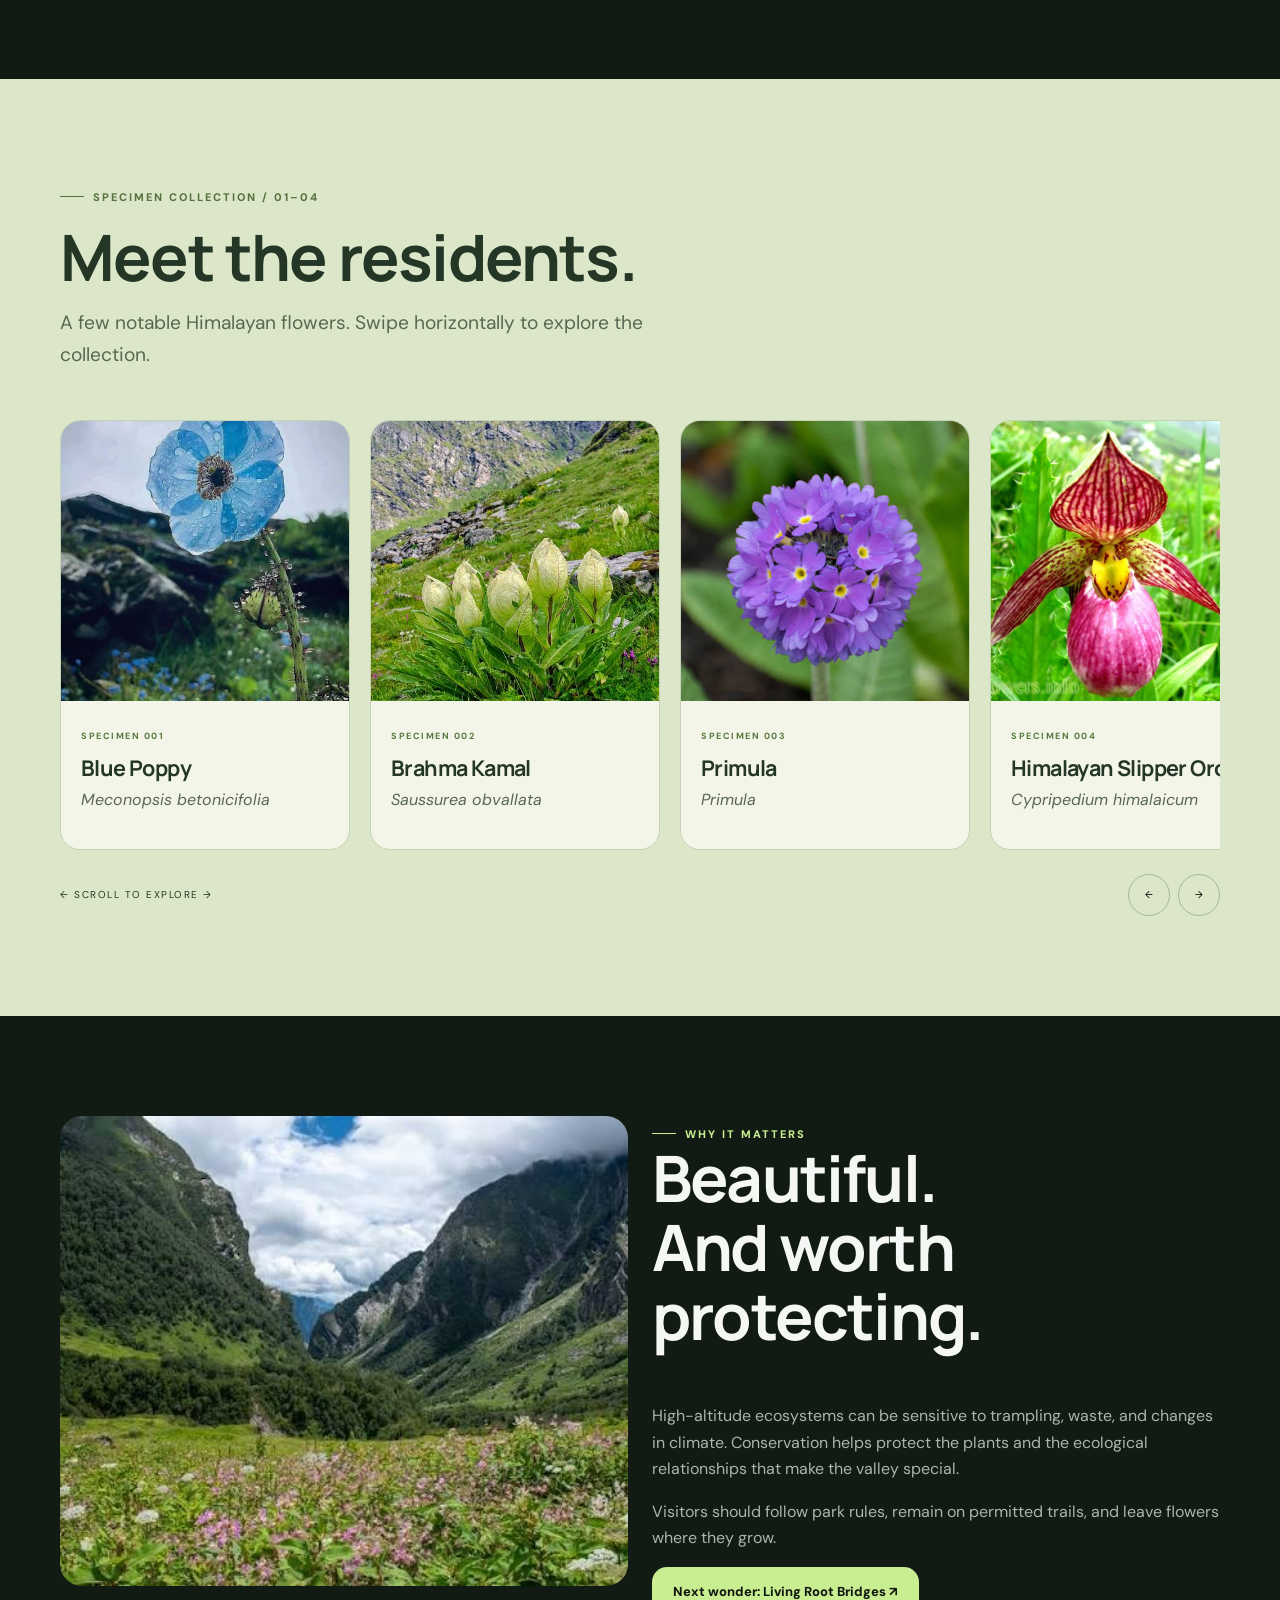
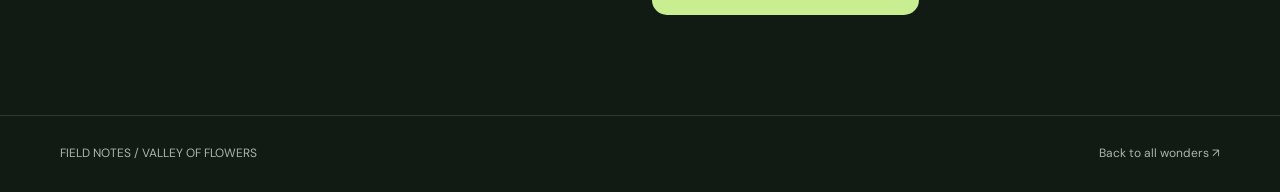
<file: pages/valley-of-flowers.html>
<!DOCTYPE html>
<html lang="en">
<head>
  <meta charset="UTF-8"><meta name="viewport" content="width=device-width, initial-scale=1">
  <title>Valley of Flowers | Spectacular Wonders</title>
  <link rel="stylesheet" href="../css/global.css">
  <link rel="stylesheet" href="../css/valley.css">
  <script src="../js/global.js" defer></script>
  <script src="../js/valley.js" defer></script>
</head>
<body class="valley-page">
<div class="progress-bar"></div>
<nav class="site-nav" aria-label="Main navigation">
  <a class="brand" href="../index.html"><span class="brand-mark">✳</span><span>SPECTACULAR.</span></a>
  <button class="nav-toggle" aria-label="Toggle navigation" aria-expanded="false">☰</button>
  <div class="nav-links">
    <a href="../index.html">Home</a><a href="valley-of-flowers.html">Valley</a>
    <a href="living-root-bridges.html">Root Bridges</a><a href="glowing-waters.html">Glowing Waters</a>
    <a href="magnetic-hills.html">Magnetic Hills</a><a href="lonar-crater-lake.html">Lonar Lake</a>
    <a href="sundarbans.html">Sundarbans</a><a href="chandipur-beach.html">Chandipur</a>
  </div>
</nav>
<main>
  <section class="valley-hero">
    <div class="valley-hero-copy">
      <span class="eyebrow">01 / BOTANICAL ATLAS · UTTARAKHAND</span>
      <h1>A valley<br>in <i>full bloom.</i></h1>
      <p>High in the Himalayas, an alpine meadow bursts into colour during the short summer flowering season.</p>
      <a class="button valley-button" href="#field-notes">Open field notes ↓</a>
    </div>
    <div class="valley-hero-photo">
      <img src="../assets/valley-flowers.jpg" alt="Wildflowers carpeting a Himalayan valley">
      <span class="image-stamp">30° 43′ N<br>79° 36′ E</span>
      <span class="photo-credit">HIMALAYAN ALPINE MEADOWS</span>
    </div>
    <div class="valley-side-note">FIELD STUDY NO. 001 · FLOWERING ECOSYSTEMS</div>
  </section>

  <section class="section" id="field-notes">
    <div class="section-heading reveal">
      <span class="eyebrow">THE LANDSCAPE</span>
      <h2>A living canvas,<br>shaped by altitude.</h2>
      <p class="lead">The Valley of Flowers lies in Uttarakhand's Himalayas. Its meadows support diverse alpine plants, insects, and other wildlife in a fragile high-altitude ecosystem.</p>
    </div>
    <div class="valley-facts grid-3">
      <article class="botanical-note reveal"><span>01 / LOCATION</span><h3>Western Himalayas</h3><p>Located in Chamoli district, Uttarakhand, within the Nanda Devi Biosphere Reserve region.</p></article>
      <article class="botanical-note reveal"><span>02 / SEASON</span><h3>Summer bloom</h3><p>Many flowers bloom during the warmer months, when snow melts and conditions allow plants to grow.</p></article>
      <article class="botanical-note reveal"><span>03 / IMPORTANCE</span><h3>Fragile biodiversity</h3><p>The valley is part of a UNESCO World Heritage property recognised for its exceptional alpine flora.</p></article>
    </div>
  </section>

  <section class="flower-atlas">
    <div class="section">
      <div class="section-heading reveal">
        <span class="eyebrow">SPECIMEN COLLECTION / 01–04</span>
        <h2>Meet the residents.</h2>
        <p class="lead">A few notable Himalayan flowers. Swipe horizontally to explore the collection.</p>
      </div>
      <div class="flower-track" tabindex="0" aria-label="Horizontal flower gallery">
        <article class="flower-specimen"><img src="../assets/flowers/blue-poppy.jpg" alt="Blue Himalayan poppy"><div><span>SPECIMEN 001</span><h3>Blue Poppy</h3><p><i>Meconopsis betonicifolia</i></p></div></article>
        <article class="flower-specimen"><img src="../assets/flowers/brahma-kamal.jpg" alt="Brahma Kamal flower"><div><span>SPECIMEN 002</span><h3>Brahma Kamal</h3><p><i>Saussurea obvallata</i></p></div></article>
        <article class="flower-specimen"><img src="../assets/flowers/primula.jpg" alt="Primula flowers"><div><span>SPECIMEN 003</span><h3>Primula</h3><p><i>Primula</i></p></div></article>
        <article class="flower-specimen"><img src="../assets/flowers/orchids.jpg" alt="Himalayan Slipper Orchid"><div><span>SPECIMEN 004</span><h3>Himalayan Slipper Orchid</h3><p><i>Cypripedium himalaicum</i></p></div></article>
         <article class="flower-specimen"><img src="../assets/flowers/cobra-lily.jpg" alt="Himalayan Cobra Lily"><div><span>SPECIMEN 005</span><h3>Himalayan Cobra Lily</h3><p><i>Arisaema consanguineum</i></p></div></article>     
      </div>
      <div class="atlas-controls"><span>← SCROLL TO EXPLORE →</span><div><button id="flower-prev" aria-label="Previous flowers">←</button><button id="flower-next" aria-label="Next flowers">→</button></div></div>
    </div>
  </section>

  <section class="section valley-conservation">
    <div class="grid-2">
      <div class="valley-large-image reveal"><img src="../assets/valley-flowers.jpg" alt="Mountain meadow ecosystem"></div>
      <div class="reveal"><span class="eyebrow">WHY IT MATTERS</span><h2>Beautiful.<br>And worth protecting.</h2><p>High-altitude ecosystems can be sensitive to trampling, waste, and changes in climate. Conservation helps protect the plants and the ecological relationships that make the valley special.</p><p>Visitors should follow park rules, remain on permitted trails, and leave flowers where they grow.</p><a class="button valley-button" href="living-root-bridges.html">Next wonder: Living Root Bridges ↗</a></div>
    </div>
  </section>
</main>
<footer class="site-footer"><span>FIELD NOTES / VALLEY OF FLOWERS</span><a href="../index.html">Back to all wonders ↗</a></footer>
</body>
</html>
</file>
<file: css/global.css>
@import url('https://fonts.googleapis.com/css2?family=DM+Sans:wght@400;500;600;700&family=Manrope:wght@400;500;600;700;800&display=swap');

:root {
  --bg: #08110f;
  --surface: #111d19;
  --text: #f4f7f3;
  --muted: #a8b6ae;
  --accent: #b8f36b;
  --line: rgba(255,255,255,.13);
  --radius: 24px;
  --nav-height: 76px;
}

* {
  box-sizing: border-box;
}

html {
  scroll-behavior: smooth;
  scroll-padding-top: 100px;
}

body {
  margin: 0;
  background: var(--bg);
  color: var(--text);
  font-family: "DM Sans", sans-serif;
  line-height: 1.65;
  overflow-x: hidden;
}

body, button, a {
  -webkit-tap-highlight-color: transparent;
}

a {
  color: inherit;
  text-decoration: none;
}

button {
  font: inherit;
}

img {
  display: block;
  max-width: 100%;
}

::selection {
  background: var(--accent);
  color: #09110d;
}

.site-nav {
  position: fixed;
  z-index: 1000;
  top: 14px;
  left: 50%;
  transform: translateX(-50%);
  width: min(1240px, calc(100% - 32px));
  min-height: 64px;
  display: flex;
  align-items: center;
  justify-content: space-between;
  gap: 20px;
  padding: 10px 16px 10px 22px;
  border: 1px solid rgba(255,255,255,.14);
  border-radius: 22px;
  background: rgba(8,17,15,.78);
  backdrop-filter: blur(22px);
  box-shadow: 0 12px 45px rgba(0,0,0,.18);
}

.brand {
  display: flex;
  align-items: center;
  gap: 11px;
  font-family: Manrope, sans-serif;
  font-weight: 800;
  white-space: nowrap;
  letter-spacing: -.6px;
}

.brand-mark {
  display: grid;
  place-items: center;
  width: 37px;
  height: 37px;
  color: #08110f;
  background: var(--accent);
  border-radius: 13px;
  font-size: 19px;
}

.nav-links {
  display: flex;
  align-items: center;
  justify-content: flex-end;
  gap: 5px;
  overflow-x: auto;
  scrollbar-width: none;
}

.nav-links::-webkit-scrollbar {
  display: none;
}

.nav-links a {
  padding: 9px 12px;
  color: #c1cbc5;
  font-size: 12px;
  font-weight: 600;
  white-space: nowrap;
  border-radius: 12px;
  transition: .2s ease;
}

.nav-links a:hover,
.nav-links a.active {
  color: white;
  background: rgba(255,255,255,.11);
}

.nav-toggle {
  display: none;
  width: 42px;
  height: 42px;
  border: 1px solid var(--line);
  border-radius: 13px;
  background: transparent;
  color: white;
  cursor: pointer;
}

main {
  min-height: 100vh;
}

.section {
  width: min(1160px, calc(100% - 40px));
  margin-inline: auto;
  padding: 100px 0;
}

.eyebrow {
  display: inline-flex;
  align-items: center;
  gap: 9px;
  color: var(--accent);
  font-size: 11px;
  font-weight: 800;
  letter-spacing: 2px;
  text-transform: uppercase;
}

.eyebrow::before {
  content: "";
  width: 24px;
  height: 1px;
  background: currentColor;
}

h1, h2, h3, p {
  margin-top: 0;
}

h1, h2, h3 {
  font-family: Manrope, sans-serif;
  line-height: 1.08;
  letter-spacing: -1.8px;
}

h1 {
  font-size: clamp(3rem, 7.8vw, 7rem);
  font-weight: 800;
}

h2 {
  font-size: clamp(2.2rem, 5vw, 4.3rem);
}

h3 {
  font-size: 1.35rem;
  letter-spacing: -.6px;
}

p {
  color: var(--muted);
}

.lead {
  max-width: 650px;
  font-size: clamp(1rem, 1.8vw, 1.2rem);
}

.button {
  display: inline-flex;
  justify-content: center;
  align-items: center;
  gap: 10px;
  min-height: 48px;
  padding: 0 20px;
  border: 1px solid transparent;
  border-radius: 15px;
  background: var(--accent);
  color: #10170e;
  font-weight: 800;
  font-size: 13px;
  cursor: pointer;
  transition: transform .2s ease, background .2s ease;
}

.button:hover {
  transform: translateY(-3px);
}

.button.secondary {
  color: white;
  background: rgba(255,255,255,.08);
  border-color: var(--line);
}

.hero {
  position: relative;
  min-height: min(850px, 100svh);
  display: flex;
  align-items: flex-end;
  padding: 160px max(24px, calc((100vw - 1160px) / 2)) 90px;
  isolation: isolate;
  overflow: hidden;
}

.hero::before {
  content: "";
  position: absolute;
  z-index: -2;
  inset: 0;
  background:
    linear-gradient(90deg, rgba(3,10,8,.9), rgba(3,10,8,.45) 55%, rgba(3,10,8,.1)),
    linear-gradient(0deg, rgba(3,10,8,.8), transparent 70%),
    var(--hero-image, linear-gradient(135deg,#213b2e,#0c1712));
  background-size: cover;
  background-position: center;
  transform: scale(1.02);
}

.hero-content {
  width: min(850px, 100%);
  position: relative;
}

.hero h1 {
  max-width: 950px;
  margin: 20px 0 25px;
}

.hero p {
  max-width: 600px;
  font-size: 17px;
}

.hero-actions {
  display: flex;
  flex-wrap: wrap;
  gap: 12px;
  margin-top: 30px;
}

.hero-meta {
  display: flex;
  flex-wrap: wrap;
  gap: 22px;
  margin-top: 38px;
  color: #d5ded7;
  font-size: 12px;
}

.hero-meta span {
  display: flex;
  align-items: center;
  gap: 8px;
}

.hero-meta span::before {
  content: "✳";
  color: var(--accent);
}

.section-heading {
  max-width: 760px;
  margin-bottom: 42px;
}

.section-heading h2 {
  margin: 16px 0;
}

.grid-2 {
  display: grid;
  grid-template-columns: repeat(2, minmax(0,1fr));
  gap: 24px;
}

.grid-3 {
  display: grid;
  grid-template-columns: repeat(3, minmax(0,1fr));
  gap: 18px;
}

.panel {
  padding: 28px;
  border: 1px solid var(--line);
  border-radius: var(--radius);
  background: rgba(255,255,255,.045);
}

.panel p:last-child {
  margin-bottom: 0;
}

.photo-card {
  position: relative;
  min-height: 300px;
  overflow: hidden;
  border: 1px solid var(--line);
  border-radius: var(--radius);
  background: #1b2922;
  isolation: isolate;
}

.photo-card img {
  position: absolute;
  z-index: -2;
  inset: 0;
  width: 100%;
  height: 100%;
  object-fit: cover;
  transition: transform .7s cubic-bezier(.2,.7,.2,1);
}

.photo-card:hover img {
  transform: scale(1.06);
}

.photo-card::after {
  content: "";
  position: absolute;
  z-index: -1;
  inset: 0;
  background: linear-gradient(0deg, rgba(0,0,0,.85), transparent 75%);
}

.photo-card-content {
  position: absolute;
  inset: auto 22px 22px;
}

.photo-card-content p {
  margin: 0;
  color: #d3ddd6;
  font-size: 13px;
}

.photo-card-content h3 {
  margin-bottom: 8px;
}

.fact-number {
  color: var(--accent);
  font-family: Manrope, sans-serif;
  font-size: clamp(2.2rem,4vw,3.6rem);
  font-weight: 800;
  letter-spacing: -2px;
}

.fact-label {
  color: var(--muted);
  font-size: 13px;
}

.divider {
  height: 1px;
  background: var(--line);
  margin: 20px 0;
}

.site-footer {
  display: flex;
  flex-wrap: wrap;
  justify-content: space-between;
  gap: 20px;
  padding: 28px max(24px, calc((100vw - 1160px) / 2));
  border-top: 1px solid var(--line);
  color: var(--muted);
  font-size: 12px;
}

.reveal {
  opacity: 0;
  transform: translateY(24px);
  transition: opacity .7s ease, transform .7s ease;
}

.reveal.visible {
  opacity: 1;
  transform: translateY(0);
}

.progress-bar {
  position: fixed;
  z-index: 1100;
  top: 0;
  left: 0;
  height: 3px;
  width: 0;
  background: var(--accent);
}

@media (max-width: 1000px) {
  .nav-links a {
    padding-inline: 9px;
    font-size: 11px;
  }

  .brand span:last-child {
    display: none;
  }
}

@media (max-width: 760px) {
  :root {
    --nav-height: 65px;
  }

  .site-nav {
    top: 8px;
    padding: 9px 11px;
  }

  .brand span:last-child {
    display: inline;
  }

  .nav-toggle {
    display: block;
    flex: 0 0 auto;
  }

  .nav-links {
    display: none;
    position: absolute;
    top: calc(100% + 9px);
    left: 0;
    right: 0;
    flex-direction: column;
    align-items: stretch;
    padding: 10px;
    border: 1px solid var(--line);
    border-radius: 18px;
    background: rgba(8,17,15,.97);
    backdrop-filter: blur(20px);
    max-height: 70svh;
    overflow-y: auto;
  }

  .nav-links.open {
    display: flex;
  }

  .nav-links a {
    padding: 12px;
    font-size: 13px;
  }

  .hero {
    min-height: 760px;
    padding: 150px 24px 70px;
  }

  .hero p {
    font-size: 15px;
  }

  .section {
    width: min(100% - 32px, 1160px);
    padding: 72px 0;
  }

  .grid-2,
  .grid-3 {
    grid-template-columns: 1fr;
  }

  .photo-card {
    min-height: 340px;
  }

  .panel {
    padding: 22px;
  }

  .site-footer {
    padding: 24px 20px;
  }
}

@media (prefers-reduced-motion: reduce) {
  *, *::before, *::after {
    scroll-behavior: auto !important;
    animation-duration: .01ms !important;
    animation-iteration-count: 1 !important;
    transition-duration: .01ms !important;
  }

  .reveal {
    opacity: 1;
    transform: none;
  }
}
</file>
<file: css/chandipur.css>
.chandipur-page { --accent:#ffd09a; background:#111b25; }
.chandipur-hero {
  min-height:95svh; position:relative; isolation:isolate; overflow:hidden;
  display:grid; grid-template-columns:1fr .8fr; gap:40px; align-items:center;
  padding:150px max(24px,calc((100vw - 1160px)/2)) 90px;
  background:linear-gradient(130deg,#172a39,#314a5a 55%,#9b897b);
}
.chandipur-hero::after {
  content:""; position:absolute; z-index:-1; inset:0;
  background:linear-gradient(90deg,rgba(10,23,33,.94),rgba(10,23,33,.5) 70%,rgba(10,23,33,.05));
}
.chandipur-copy h1 { font-size:clamp(3.5rem,7vw,7rem); line-height:.96; }
.chandipur-copy h1 i { color:var(--accent); font-style:normal; }
.chandipur-copy p { max-width:520px; font-size:18px; }
.sand-button { background:var(--accent); color:#25190f; }
.tide-mini {
  position:relative; height:350px; overflow:hidden; border-radius:48% 48% 20px 20px;
  background:linear-gradient(#8da9b5,#e0c8a8); border:1px solid rgba(255,255,255,.2);
}
.mini-sand { position:absolute; inset:48% 0 0; background:linear-gradient(#cbb08a,#91765d); }
.mini-water {
  position:absolute; inset:25% 0 0;
  background:linear-gradient(#70b8cb,#1e758e);
  animation:mini-tide 6s ease-in-out infinite alternate;
  border-radius:40% 30% 0 0;
}
.tide-mini > span { position:absolute; bottom:20px; left:20px; z-index:2; font-size:10px; letter-spacing:2px; color:#fff; }
@keyframes mini-tide { to { transform:translateY(45%); } }
.tide-experience { padding:100px 20px; background:#e6d5b9; color:#2b302d; }
.tide-heading { width:min(760px,100%); margin:0 auto 38px; text-align:center; }
.tide-heading .eyebrow { color:#7a6147; }
.tide-heading p { color:#6c655b; }
.tide-stage {
  position:relative; isolation:isolate; width:min(1050px,100%); height:490px;
  margin:auto; overflow:hidden; border-radius:26px; background:#9dcbd7;
  box-shadow:0 30px 80px rgba(56,61,57,.16);
}
.tide-sky { position:absolute; inset:0 0 45%; background:linear-gradient(#8ec7dc,#f3d5ad); }
.tide-sun { position:absolute; top:13%; right:14%; width:72px; height:72px; border-radius:50%; background:#ffe7b3; box-shadow:0 0 55px rgba(255,231,179,.6); }
.tide-bird { position:absolute; font-size:40px; color:#354f57; }
.bird-one { left:25%; top:20%; }
.bird-two { left:35%; top:30%; }
.tide-sand {
  position:absolute; inset:45% 0 0;
  background:linear-gradient(180deg,#e5cc9c,#b99a71);
}
.sand-message {
  position:absolute; z-index:1; left:5%; right:5%; top:60%;
  transform:translateY(-50%); text-align:center;
  transition:opacity .8s ease;
}
.sand-message > span { display:block; color:#6f583e; font-size:9px; letter-spacing:3px; font-weight:800; }
.sand-message strong {
  display:block; margin-top:10px; color:#67513b;
  font:800 clamp(1.4rem,4vw,3rem) Manrope,sans-serif;
  letter-spacing:1px; text-shadow:0 2px 0 rgba(255,255,255,.16);
}
.tide-water {
  position:absolute; z-index:2; left:-5%; right:-5%; top:40%; bottom:-4%;
  background:linear-gradient(180deg,#63bdcf,#197e9b 70%,#10546f);
  border-radius:45% 35% 0 0;
  transition:top 5s cubic-bezier(.35,.05,.45,.95);
}
.tide-water.retreat { top:91%; }
.tide-water.returning { top:40%; }
.tide-wave { position:absolute; left:-20%; width:140%; height:35px; border-top:2px solid rgba(255,255,255,.55); border-radius:50%; }
.wave-one { top:10%; animation:wave-shift 7s linear infinite; }
.wave-two { top:16%; animation:wave-shift 9s linear infinite reverse; opacity:.5; }
.wave-three { top:23%; animation:wave-shift 11s linear infinite; opacity:.25; }
@keyframes wave-shift { to { transform:translateX(10%); } }
.tide-status {
  position:absolute; z-index:4; top:18px; left:18px; display:flex; align-items:center; gap:9px;
  padding:9px 12px; border-radius:11px; background:rgba(12,37,48,.7);
  color:#fff; font-size:9px; letter-spacing:1.4px; backdrop-filter:blur(10px);
}
.status-dot { width:7px; height:7px; background:#ffd09a; border-radius:50%; }
.tide-controls { width:min(1050px,100%); margin:20px auto 0; display:flex; align-items:center; justify-content:space-between; gap:15px; }
.tide-controls p { margin:0; color:#6c655b; font-size:12px; }
.chandipur-science { color:#f5f3ed; }
.chandipur-science h2 { font-size:clamp(2.5rem,5vw,4.5rem); }
.chandipur-facts { padding:10px 25px; border-left:1px solid rgba(255,208,154,.4); }
.chandipur-facts article { padding:17px 0; border-bottom:1px solid var(--line); }
.chandipur-facts article:last-child { border:0; }
.chandipur-facts span { color:var(--accent); font-size:9px; letter-spacing:2px; }
.chandipur-facts h3 { margin:8px 0 0; }
.chandipur-end { text-align:center; padding:100px 20px; background:linear-gradient(0deg,#182b39,#111b25); }
.chandipur-end h2 { margin:20px 0; }
.chandipur-end p { max-width:600px; margin:0 auto 25px; }
@media(max-width:760px) {
  .chandipur-hero { grid-template-columns:1fr; padding-top:145px; }
  .chandipur-copy h1 { font-size:clamp(3.5rem,14vw,5.5rem); }
  .chandipur-copy p { font-size:15px; }
  .tide-mini { height:250px; }
  .tide-stage { height:390px; }
  .tide-controls { align-items:flex-start; flex-direction:column; }
  .chandipur-facts { padding-left:18px; }
}
</file>
<file: css/waters.css>
.waters-page {
  --accent: #65f5ff;
  --bg: #020b19;
  background: #020b19;
}
.waters-page .site-nav { background: rgba(2,11,25,.76); }
.water-hero {
  min-height: 100svh; position: relative; isolation: isolate; overflow: hidden;
  display: flex; align-items: center;
  padding: 160px max(24px,calc((100vw - 1160px)/2)) 100px;
  background:
    radial-gradient(ellipse at 75% 75%,rgba(0,171,255,.17),transparent 38%),
    radial-gradient(ellipse at 95% 20%,rgba(0,255,221,.09),transparent 35%),
    linear-gradient(145deg,#020b19,#041c34 65%,#020b19);
}
.water-hero::before {
  content:""; position:absolute; z-index:-2; inset:0;
  background:linear-gradient(90deg,rgba(2,11,25,.97),rgba(2,11,25,.72) 50%,rgba(2,11,25,.2));
}
#water-particles { position:absolute; z-index:-1; inset:0; width:100%; height:100%; }
.water-glow {
  position:absolute; z-index:-1; width:420px; height:420px; border-radius:50%;
  left:65%; top:42%; transform:translate(-50%,-50%);
  background:radial-gradient(circle,rgba(27,244,255,.18),rgba(0,126,255,.06) 38%,transparent 70%);
  filter:blur(8px); pointer-events:none;
}
.water-content { max-width:790px; pointer-events:none; }
.water-content .button { pointer-events:auto; }
.water-content h1 { font-size:clamp(4rem,10vw,9rem); line-height:.92; }
.water-content h1 span { color:var(--accent); text-shadow:0 0 38px rgba(101,245,255,.3); }
.water-content p { max-width:600px; font-size:18px; }
.water-button { color:#001319; background:var(--accent); }
.water-coordinate,.water-instruction {
  position:absolute; bottom:30px; font-size:9px; letter-spacing:2px; color:#a2e9f0;
}
.water-coordinate { left:30px; }
.water-coordinate span { color:var(--accent); padding:0 7px; }
.water-instruction { right:30px; }
.water-card {
  position:relative; padding:30px; border:1px solid rgba(101,245,255,.18);
  border-radius:20px; background:linear-gradient(145deg,rgba(20,130,177,.12),rgba(255,255,255,.025));
}
.water-step { color:var(--accent); font-size:11px; letter-spacing:2px; }
.water-card h3 { margin-top:30px; }
.water-photo-section {
  min-height:570px; display:grid; grid-template-columns:1.1fr .9fr;
  align-items:center; gap:60px; padding:80px max(24px,calc((100vw - 1160px)/2));
  background:#041423;
}
.water-photo-section img { width:100%; height:450px; object-fit:cover; border-radius:24px; }
.water-photo-section h2 { margin-top:20px; }
.water-photo-section p { max-width:450px; }
.water-note { border-top:1px solid rgba(101,245,255,.18); }
.water-note h2 { margin-top:20px; }
.water-note > p { max-width:700px; }
@media(max-width:760px) {
  .water-hero { min-height:800px; }
  .water-content h1 { font-size:clamp(4rem,18vw,6rem); }
  .water-content p { font-size:15px; }
  .water-instruction { display:none; }
  .water-photo-section { grid-template-columns:1fr; gap:30px; }
  .water-photo-section img { height:330px; }
}
</file>
<file: css/roots.css>
.roots-page {
  --accent: #c6f18b;
  background: #07140d;
}
.roots-hero {
  min-height: 100svh; position: relative; isolation: isolate;
  display: flex; align-items: center; padding: 160px max(24px,calc((100vw - 1160px)/2)) 100px;
  overflow: hidden;
  background:
    linear-gradient(90deg,rgba(3,16,8,.94),rgba(3,16,8,.55) 60%,rgba(3,16,8,.15)),
    linear-gradient(0deg,#07140d,transparent 40%),
    url("../assets/living-roots.jpg") center/cover;
}
.roots-canopy {
  position: absolute; z-index: -1; inset: -10% 0 0;
  opacity: .32; pointer-events: none;
  background:
    radial-gradient(ellipse at 10% 5%,#79aa4a 0,transparent 28%),
    radial-gradient(ellipse at 40% 0%,#4d8c43 0,transparent 25%),
    radial-gradient(ellipse at 80% 10%,#3d7435 0,transparent 30%);
  filter: blur(25px);
  animation: canopy-drift 12s ease-in-out infinite alternate;
}
@keyframes canopy-drift { to { transform: translate3d(20px,12px,0) scale(1.08); } }
.roots-content { max-width: 760px; }
.roots-content h1 { font-size: clamp(4rem,10vw,9rem); line-height: .9; }
.roots-content h1::first-line { color: #f1f5e9; }
.roots-content p { max-width: 570px; font-size: 18px; }
.roots-button { background: #c6f18b; }
.root-caption {
  position: absolute; bottom: 32px; right: 35px; font-size: 10px;
  letter-spacing: 2px; color: #d4e8ce;
}
.root-steps { display: grid; grid-template-columns: repeat(2,minmax(0,1fr)); gap: 14px; }
.root-step {
  display: flex; gap: 22px; padding: 28px;
  border: 1px solid rgba(185,232,154,.2); border-radius: 22px;
  background: linear-gradient(135deg,rgba(92,145,65,.12),rgba(255,255,255,.025));
}
.root-step > span {
  flex: 0 0 46px; display: grid; place-items: center; height: 46px;
  border: 1px solid rgba(198,241,139,.5); border-radius: 50%;
  color: var(--accent); font-weight: 800;
}
.root-step h3 { margin: 4px 0 10px; }
.root-step p { margin: 0; font-size: 14px; }
.root-visual { height: min(700px,75vh); min-height: 420px; position: relative; overflow: hidden; }
.root-visual img { width: 100%; height: 100%; object-fit: cover; }
.root-visual::after { content:""; position:absolute; inset:0; background:linear-gradient(90deg,rgba(3,16,8,.75),transparent 85%),linear-gradient(0deg,rgba(3,16,8,.6),transparent 60%); }
.root-visual-label { position:absolute; z-index:1; left:max(24px,calc((100vw - 1160px)/2)); bottom:55px; }
.root-visual-label span { font-size:10px; letter-spacing:2px; color:var(--accent); }
.root-visual-label h2 { margin:15px 0 0; font-size:clamp(3rem,6vw,6rem); }
.root-panel {
  padding: 35px; border: 1px solid rgba(198,241,139,.2);
  border-radius: 8px 28px 8px 28px;
  background: rgba(77,124,55,.1);
}
.root-panel h2 { font-size: clamp(2rem,4vw,3rem); margin-top:20px; }
.roots-end {
  padding: 110px 20px; text-align: center;
  background: radial-gradient(ellipse at 50% 100%,rgba(103,161,70,.19),transparent 65%);
}
.roots-end h2 { margin: 22px 0 32px; }
@media(max-width:760px) {
  .roots-hero { min-height: 800px; }
  .roots-content h1 { font-size: clamp(4rem,17vw,6rem); }
  .roots-content p { font-size: 15px; }
  .root-steps,.grid-2 { grid-template-columns: 1fr; }
  .root-caption { left:24px; right:auto; }
  .root-visual { min-height: 470px; }
  .root-panel { padding: 25px; }
}
</file>
<file: css/magnetic.css>
.magnetic-page { --accent:#ffd08a; background:#10151d; }
.magnetic-hero {
  position:relative; isolation:isolate; overflow:hidden; min-height:100svh;
  display:flex; align-items:center;
  padding:150px max(24px,calc((100vw - 1160px)/2)) 100px;
  background:linear-gradient(90deg,rgba(10,17,25,.95),rgba(10,17,25,.5) 58%,rgba(10,17,25,.15)),url("../assets/magnetic-hills.jpg") center/cover;
}
.magnetic-copy { max-width:720px; z-index:2; }
.magnetic-copy h1 { font-size:clamp(4rem,9vw,8rem); line-height:.9; }
.magnetic-copy h1 i { color:var(--accent); font-style:normal; }
.magnetic-copy p { max-width:520px; font-size:18px; }
.magnetic-button { background:var(--accent); color:#24180a; }
.mountain-sun {
  position:absolute; z-index:-1; width:220px; height:220px; border-radius:50%;
  right:18%; top:20%; background:radial-gradient(circle,#ffe6b5,rgba(255,208,138,.08) 65%,transparent 70%);
}
.mountain-layer { position:absolute; z-index:-1; left:-10%; right:-10%; bottom:-1px; height:35%; clip-path:polygon(0 80%,18% 30%,31% 65%,47% 10%,61% 61%,78% 22%,100% 77%,100% 100%,0 100%); }
.mountain-back { background:#28333a; opacity:.75; transform:translateY(-70px) scale(1.05); }
.mountain-front { background:linear-gradient(120deg,#121c25,#46515a); opacity:.75; }
.road-label { position:absolute; right:25px; bottom:30px; font-size:10px; letter-spacing:2px; }
.magnetic-scroll { background:#0c121a; }
.magnetic-sticky {
  display:grid; grid-template-columns:1fr 1fr; gap:65px; align-items:center;
  min-height:100vh;
}
.magnetic-scroll-visual {
  position:relative; height:470px; overflow:hidden; border-radius:28px;
  background:linear-gradient(155deg,#3c4b52,#131d26 60%,#080e15);
  border:1px solid rgba(255,255,255,.13);
}
.magnetic-scroll-visual::before {
  content:""; position:absolute; left:-10%; right:-10%; top:0; height:60%;
  background:linear-gradient(140deg,#59656a,#1a2933);
  clip-path:polygon(0 100%,22% 25%,43% 80%,65% 12%,100% 75%,100% 100%);
}
.fake-road {
  position:absolute; left:30%; top:35%; width:44%; height:100%;
  background:linear-gradient(90deg,#1a1d1e,#626361 50%,#242729);
  clip-path:polygon(40% 0,58% 0,100% 100%,0 100%);
  transform:rotate(-9deg); transform-origin:top;
}
.road-car { position:absolute; left:51%; top:43%; font-size:38px; filter:drop-shadow(0 10px 10px #000); transition:top .6s ease; }
.road-mark { position:absolute; bottom:20px; left:22px; font-size:9px; letter-spacing:2px; color:var(--accent); }
.magnetic-scroll-copy { position:relative; min-height:400px; display:flex; flex-direction:column; justify-content:center; }
.magnetic-chapter { opacity:.28; transition:opacity .4s ease; margin:20px 0; }
.magnetic-chapter.active { opacity:1; }
.magnetic-chapter > span { font-size:10px; color:var(--accent); letter-spacing:2px; }
.magnetic-chapter h2 { font-size:clamp(2rem,4vw,3.3rem); margin:12px 0; }
.magnetic-chapter p { max-width:500px; }
.magnetic-facts .fact-number { color:var(--accent); }
.magnetic-outro { text-align:center; padding:100px 20px; background:radial-gradient(ellipse at 50% 100%,rgba(255,208,138,.13),transparent 65%); }
.magnetic-outro h2 { margin:22px 0 32px; }
@media(max-width:760px) {
  .magnetic-hero { min-height:850px; }
  .magnetic-copy h1 { font-size:clamp(4rem,17vw,6rem); }
  .magnetic-copy p { font-size:15px; }
  .magnetic-sticky { grid-template-columns:1fr; gap:25px; }
  .magnetic-scroll-visual { height:330px; }
  .magnetic-scroll-copy { min-height:unset; }
  .magnetic-chapter { opacity:.55; }
}
</file>
<file: css/sundarbans.css>
.sundarbans-page { --accent:#b6ed87; background:#08130e; }
.sundar-hero {
  min-height:100svh; position:relative; isolation:isolate; overflow:hidden;
  display:flex; align-items:center; padding:155px max(24px,calc((100vw - 1160px)/2)) 100px;
}
.sundar-hero::after {
  content:""; position:absolute; z-index:-1; inset:0;
  background:linear-gradient(90deg,rgba(4,15,9,.92),rgba(4,15,9,.52) 55%,rgba(4,15,9,.1)),linear-gradient(0deg,#08130e,transparent 55%);
}
.sundar-hero-img { position:absolute; z-index:-2; inset:0; width:100%; height:100%; object-fit:cover; }
.sundar-hero-copy { max-width:800px; }
.sundar-hero-copy h1 { font-size:clamp(4rem,9vw,8rem); line-height:.9; }
.sundar-hero-copy h1 i { color:var(--accent); font-style:normal; }
.sundar-hero-copy p { max-width:600px; font-size:18px; }
.sundar-button { background:var(--accent); }
.sundar-vertical-label { position:absolute; right:25px; bottom:35px; writing-mode:vertical-rl; font-size:9px; letter-spacing:2px; }
.sundar-layer {
  min-height:670px; display:grid; grid-template-columns:1fr 1fr; align-items:center;
  gap:65px; padding:90px max(24px,calc((100vw - 1160px)/2));
}
.sundar-layer:nth-child(even) { background:#0c1b13; }
.sundar-layer-image { height:490px; overflow:hidden; border-radius:45% 45% 18px 18px; border:1px solid rgba(182,237,135,.22); }
.sundar-layer-image img { width:100%; height:100%; object-fit:cover; transition:transform .8s ease; }
.sundar-layer-image:hover img { transform:scale(1.05); }
.roots-layer .sundar-layer-image { border-radius:20px 120px 20px 120px; }
.water-layer .sundar-layer-image { border-radius:120px 20px 120px 20px; }
.sundar-layer-copy h2 { margin-top:20px; font-size:clamp(2.5rem,5vw,4.4rem); }
.sundar-layer-copy p { max-width:480px; }
.sundar-delta {
  position:relative; isolation:isolate; min-height:700px; display:flex; align-items:center;
  padding:100px max(24px,calc((100vw - 1160px)/2)); overflow:hidden;
  background:linear-gradient(90deg,#08130e 0%,rgba(8,19,14,.9) 45%,rgba(8,19,14,.35));
}
.delta-art { position:absolute; z-index:-1; inset:0 0 0 35%; opacity:.65; }
.delta-art span {
  position:absolute; left:50%; top:50%; width:70%; height:2px;
  background:linear-gradient(90deg,transparent,#4b9564,transparent);
  transform-origin:left; border-radius:100%;
}
.delta-art span:nth-child(1) { transform:rotate(12deg); }
.delta-art span:nth-child(2) { transform:rotate(30deg); }
.delta-art span:nth-child(3) { transform:rotate(48deg); }
.delta-art span:nth-child(4) { transform:rotate(-12deg); }
.delta-art span:nth-child(5) { transform:rotate(-30deg); }
.delta-art span:nth-child(6) { transform:rotate(-48deg); }
.delta-copy { max-width:620px; }
.delta-copy h2 { font-size:clamp(3rem,7vw,6rem); margin:20px 0; }
.sundar-footnote { max-width:780px; margin:30px 0; font-size:13px; }
@media(max-width:760px) {
  .sundar-hero { min-height:850px; }
  .sundar-hero-copy h1 { font-size:clamp(3.8rem,15vw,6rem); }
  .sundar-hero-copy p { font-size:15px; }
  .sundar-vertical-label { display:none; }
  .sundar-layer { grid-template-columns:1fr; gap:28px; padding-block:65px; }
  .sundar-layer-image { height:350px; }
  .sundar-delta { min-height:600px; }
  .delta-art { inset:0; }
}
.sundar-layer .sundar-layer-copy {
  opacity: 0;
  transform: translateY(25px);
  transition: opacity .8s ease, transform .8s ease;
}
.sundar-layer.layer-in-view .sundar-layer-copy {
  opacity: 1;
  transform: translateY(0);
}
@media(prefers-reduced-motion:reduce) {
  .sundar-layer .sundar-layer-copy { opacity:1; transform:none; }
}
</file>
<file: css/valley.css>
.valley-page {
  --accent: #c8ee91;
  --bg: #111b13;
  background: #111b13;
}

.valley-hero {
  min-height: 100svh;
  padding: 145px max(24px, calc((100vw - 1160px)/2)) 70px;
  display: grid;
  grid-template-columns: .9fr 1.1fr;
  gap: 55px;
  align-items: center;
  position: relative;
}

.valley-hero-copy h1 { font-size: clamp(4rem,7vw,7rem); }
.valley-hero-copy h1 i { color: var(--accent); font-style: normal; }
.valley-hero-copy p { max-width: 450px; font-size: 18px; }
.valley-button { background: var(--accent); }

.valley-hero-photo {
  height: min(660px,70vh);
  min-height: 400px;
  position: relative;
  border-radius: 180px 180px 24px 24px;
  overflow: hidden;
  border: 1px solid rgba(255,255,255,.2);
}

.valley-hero-photo img,
.valley-large-image img {
  width: 100%; height: 100%; object-fit: cover;
}

.valley-hero-photo::after {
  content: ""; position: absolute; inset: 0;
  background: linear-gradient(0deg,rgba(0,0,0,.55),transparent 45%);
}

.image-stamp {
  position: absolute; z-index: 1; top: 25px; left: 25px;
  padding: 13px; border: 1px solid rgba(255,255,255,.4);
  border-radius: 50%; font-size: 10px; text-align: center;
  background: rgba(12,26,16,.4); backdrop-filter: blur(8px);
}

.photo-credit {
  position: absolute; z-index: 1; bottom: 22px; left: 24px;
  font-size: 10px; letter-spacing: 2px;
}

.valley-side-note {
  position: absolute; left: 18px; bottom: 90px;
  writing-mode: vertical-rl; font-size: 9px; letter-spacing: 2px;
  color: #84977f;
}

.valley-facts { gap: 12px; }
.botanical-note {
  padding: 27px; border-top: 1px solid #587052;
  background: rgba(255,255,255,.025);
}
.botanical-note > span,
.flower-specimen span {
  color: var(--accent); font-size: 9px; letter-spacing: 1.5px; font-weight: 800;
}
.botanical-note h3 { margin-top: 24px; }

.flower-atlas {
  background: #dce7c9; color: #243625;
  overflow: hidden;
}
.flower-atlas p { color: #586852; }
.flower-atlas .eyebrow { color: #56733f; }
.flower-atlas .section-heading { max-width: 700px; }
.flower-track {
  display: flex; gap: 20px; overflow-x: auto;
  padding: 8px 0 24px; scroll-snap-type: x mandatory;
  scrollbar-color: #778b67 transparent;
}
.flower-specimen {
  flex: 0 0 290px; scroll-snap-align: start;
  background: #f4f5e9; border: 1px solid #c6d2b5;
  border-radius: 20px; overflow: hidden;
}
.flower-specimen img { width: 100%; height: 280px; object-fit: cover; }
.flower-specimen > div { padding: 20px; }
.flower-specimen h3 { margin: 8px 0; }
.flower-specimen span { color: #597a41; }

.atlas-controls {
  display: flex; justify-content: space-between; align-items: center;
  gap: 20px; font-size: 10px; letter-spacing: 1.5px;
}
.atlas-controls button {
  width: 42px; height: 42px; margin-left: 8px;
  border: 1px solid #a8b89a; border-radius: 50%;
  background: transparent; cursor: pointer;
}
.valley-large-image { height: 470px; overflow: hidden; border-radius: 22px; }

@media(max-width:760px) {
  .valley-hero { grid-template-columns: 1fr; padding-top: 145px; gap: 30px; }
  .valley-hero-photo { min-height: 430px; height: 55vh; border-radius: 140px 140px 22px 22px; }
  .valley-side-note { display: none; }
  .valley-facts { grid-template-columns: 1fr; }
  .valley-large-image { height: 320px; }
}
</file>
